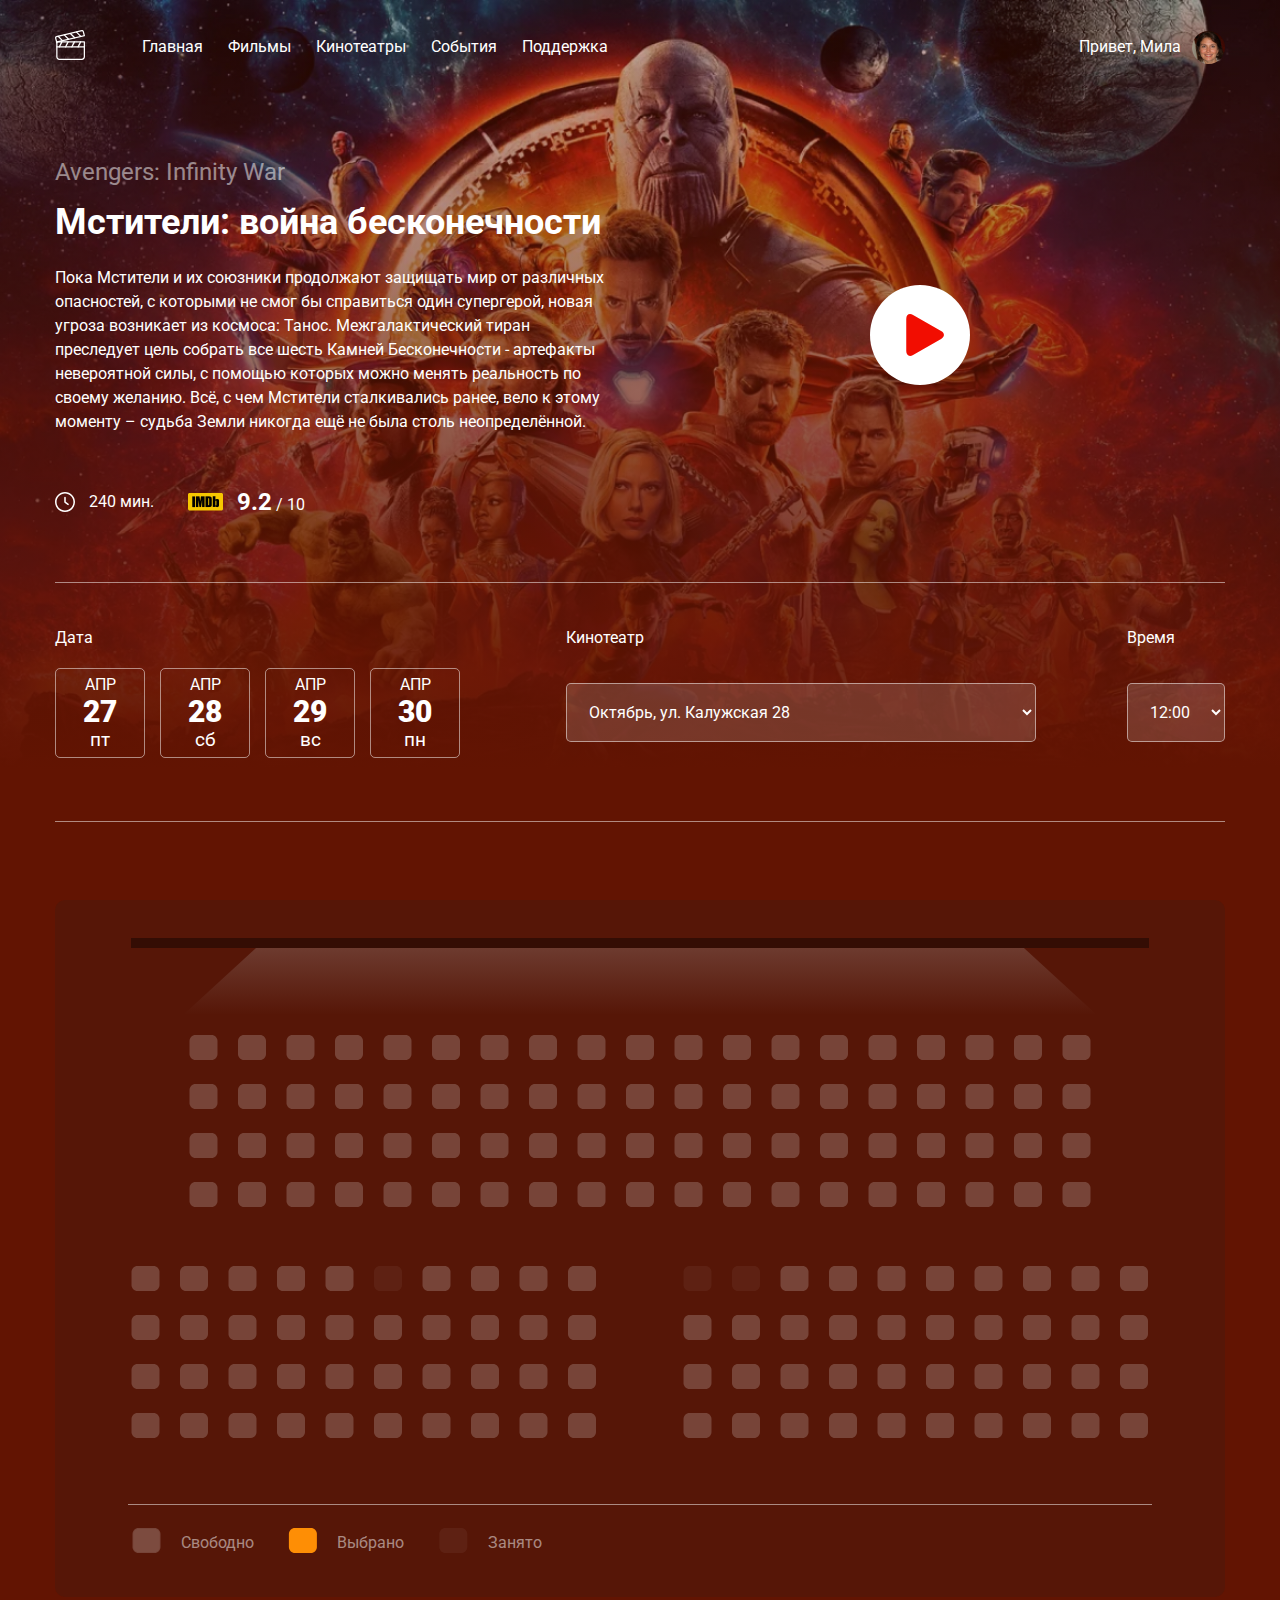
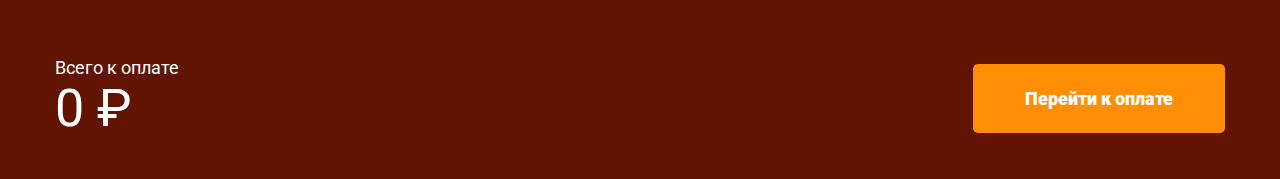
<file: index.html>
<!DOCTYPE html>
<html lang="ru">
	<head>
		<meta charset="UTF-8" />
		<meta http-equiv="X-UA-Compatible" content="IE=edge" />
		<meta name="viewport" content="width=device-width, initial-scale=1.0" />
		<title>Cinema Booking Website</title>
		<link rel="preconnect" href="https://fonts.googleapis.com" />
		<link rel="preconnect" href="https://fonts.gstatic.com" crossorigin />
		<link
			href="https://fonts.googleapis.com/css2?family=Roboto:wght@400;700&display=swap"
			rel="stylesheet"
		/>
		<link rel="stylesheet" href="css/normalize.css" />
		<link rel="stylesheet" href="css/style.css" />
	</head>
	<body>
		<header class="header">
			<div class="navbar container">
				<a href="/">
					<img src="img/logo.svg" alt="Cinema Booking" />
				</a>
				<nav class="nav">
					<ul class="menu">
						<li class="menu-item">
							<a href="#" class="menu-link">Главная</a>
						</li>
						<li class="menu-item">
							<a href="#" class="menu-link">Фильмы</a>
						</li>
						<li class="menu-item">
							<a href="#" class="menu-link">Кинотеатры</a>
						</li>
						<li class="menu-item">
							<a href="#" class="menu-link">События</a>
						</li>
						<li class="menu-item">
							<a href="#" class="menu-link">Поддержка</a>
						</li>
					</ul>
				</nav>
				<div class="user">
					<span class="">Привет, Мила</span>
					<img class="avatar" src="img/avatar.jpg" alt="Мила" />
				</div>
			</div>
			<!-- /.navbar -->
			<div class="film container">
				<div class="film-info">
					<small class="fim-title-small">Avengers: Infinity War</small>
					<h1 class="film-title">Мстители: война бесконечности</h1>
					<p class="film-description">
						Пока Мстители и их союзники продолжают защищать мир от различных
						опасностей, с которыми не смог бы справиться один супергерой, новая
						угроза возникает из космоса: Танос. Межгалактический тиран
						преследует цель собрать все шесть Камней Бесконечности - артефакты
						невероятной силы, с помощью которых можно менять реальность по
						своему желанию. Всё, с чем Мстители сталкивались ранее, вело к этому
						моменту – судьба Земли никогда ещё не была столь неопределённой.
					</p>
					<div class="film-details">
						<div class="time">
							<img src="img/clock.svg" alt="clock" class="time-icon" />
							<span class="time-counter">240 мин.</span>
						</div>
						<div class="rating">
							<img src="img/imdb.png" alt="imdb" class="rating-icon" />
							<span class="rating-counter">
								<strong class="rating-current">9.2</strong> / 10
							</span>
						</div>
					</div>
				</div>
				<!-- /.film-info -->
				<a href="#" class="film-trailer">
					<svg
						width="100"
						height="100"
						viewBox="0 0 100 100"
						fill="none"
						xmlns="http://www.w3.org/2000/svg"
					>
						<circle cx="50" cy="50" r="50" fill="white" />
						<g clip-path="url(#clip0)">
							<path
								d="M43.0758 30.0033C39.3071 27.8416 36.2518 29.6125 36.2518 33.9556V66.0059C36.2518 70.3533 39.3071 72.1219 43.0758 69.9623L71.0893 53.8967C74.8592 51.7342 74.8592 48.2306 71.0893 46.0686L43.0758 30.0033Z"
								fill="#F20D01"
							/>
						</g>
						<defs>
							<clipPath id="clip0">
								<rect
									width="41.8013"
									height="41.8013"
									fill="white"
									transform="translate(34.1837 29.0816)"
								/>
							</clipPath>
						</defs>
					</svg>
				</a>
				<!-- /.film-trailer -->
			</div>
			<!-- /.film -->
			<div class="session container">
				<div class="session-date">
					<span class="session-label">Дата</span>
					<div class="session-date-block">
						<div class="session-date-item">
							<span class="session-month">АПР</span
							><span class="session-day">27</span
							><span class="session-week">пт</span>
						</div>
						<div class="session-date-item">
							<span class="session-month">АПР</span
							><span class="session-day">28</span
							><span class="session-week">сб</span>
						</div>
						<div class="session-date-item">
							<span class="session-month">АПР</span
							><span class="session-day">29</span
							><span class="session-week">вс</span>
						</div>
						<div class="session-date-item">
							<span class="session-month">АПР</span
							><span class="session-day">30</span
							><span class="session-week">пн</span>
						</div>
					</div>
				</div>
				<!-- /.date -->
				<div class="session-cinema">
					<span class="session-label">Кинотеатр</span>
					<select class="select select-cinema" name="cinema">
						<option value="Октябрь, ул. Калужская 28">
							Октябрь, ул. Калужская 28
						</option>
						<option value="IMAX, ул. Ленина 12">IMAX, ул. Ленина 12</option>
						<option value="CinemaMall, ул. Хороводная 5">
							CinemaMall, ул. Хороводная 5
						</option>
					</select>
				</div>
				<!-- /.cinema -->
				<div class="session-time">
					<span class="session-label">Время</span>
					<select class="select" name="cinema">
						<option value="12:00">12:00</option>
						<option value="16:30">16:30</option>
						<option value="17:25">17:25</option>
					</select>
				</div>
				<!-- /.session-time -->
			</div>
			<!-- /.session -->
		</header>
		<div class="scheme container">
			<svg
				class="scheme-svg"
				width="1170"
				height="600"
				viewBox="0 0 1170 600"
				fill="none"
				xmlns="http://www.w3.org/2000/svg"
			>
				<path
					class="light"
					d="M128 115L201.04 48H968.96L1042 115H128Z"
					fill="url(#paint0_linear)"
				/>
				<line
					x1="76"
					y1="43"
					x2="1094"
					y2="43"
					stroke="black"
					stroke-opacity="0.39"
					stroke-width="10"
				/>
				<path
					d="M140.5 135C137.186 135 134.5 137.686 134.5 141V154C134.5 157.314 137.186 160 140.5 160H156.5C159.814 160 162.5 157.314 162.5 154V141C162.5 137.686 159.814 135 156.5 135H140.5Z"
				/>
				<path
					d="M189 135C185.686 135 183 137.686 183 141V154C183 157.314 185.686 160 189 160H205C208.314 160 211 157.314 211 154V141C211 137.686 208.314 135 205 135H189Z"
				/>
				<path
					d="M237.5 135C234.186 135 231.5 137.686 231.5 141V154C231.5 157.314 234.186 160 237.5 160H253.5C256.814 160 259.5 157.314 259.5 154V141C259.5 137.686 256.814 135 253.5 135H237.5Z"
				/>
				<path
					d="M286 135C282.686 135 280 137.686 280 141V154C280 157.314 282.686 160 286 160H302C305.314 160 308 157.314 308 154V141C308 137.686 305.314 135 302 135H286Z"
				/>
				<path
					d="M334.5 135C331.186 135 328.5 137.686 328.5 141V154C328.5 157.314 331.186 160 334.5 160H350.5C353.814 160 356.5 157.314 356.5 154V141C356.5 137.686 353.814 135 350.5 135H334.5Z"
				/>
				<path
					d="M383 135C379.686 135 377 137.686 377 141V154C377 157.314 379.686 160 383 160H399C402.314 160 405 157.314 405 154V141C405 137.686 402.314 135 399 135H383Z"
				/>
				<path
					d="M431.5 135C428.186 135 425.5 137.686 425.5 141V154C425.5 157.314 428.186 160 431.5 160H447.5C450.814 160 453.5 157.314 453.5 154V141C453.5 137.686 450.814 135 447.5 135H431.5Z"
				/>
				<path
					d="M480 135C476.686 135 474 137.686 474 141V154C474 157.314 476.686 160 480 160H496C499.314 160 502 157.314 502 154V141C502 137.686 499.314 135 496 135H480Z"
				/>
				<path
					d="M528.5 135C525.186 135 522.5 137.686 522.5 141V154C522.5 157.314 525.186 160 528.5 160H544.5C547.814 160 550.5 157.314 550.5 154V141C550.5 137.686 547.814 135 544.5 135H528.5Z"
				/>
				<path
					d="M577 135C573.686 135 571 137.686 571 141V154C571 157.314 573.686 160 577 160H593C596.314 160 599 157.314 599 154V141C599 137.686 596.314 135 593 135H577Z"
				/>
				<path
					d="M625.5 135C622.186 135 619.5 137.686 619.5 141V154C619.5 157.314 622.186 160 625.5 160H641.5C644.814 160 647.5 157.314 647.5 154V141C647.5 137.686 644.814 135 641.5 135H625.5Z"
				/>
				<path
					d="M674 135C670.686 135 668 137.686 668 141V154C668 157.314 670.686 160 674 160H690C693.314 160 696 157.314 696 154V141C696 137.686 693.314 135 690 135H674Z"
				/>
				<path
					d="M722.5 135C719.186 135 716.5 137.686 716.5 141V154C716.5 157.314 719.186 160 722.5 160H738.5C741.814 160 744.5 157.314 744.5 154V141C744.5 137.686 741.814 135 738.5 135H722.5Z"
				/>
				<path
					d="M771 135C767.686 135 765 137.686 765 141V154C765 157.314 767.686 160 771 160H787C790.314 160 793 157.314 793 154V141C793 137.686 790.314 135 787 135H771Z"
				/>
				<path
					d="M819.5 135C816.186 135 813.5 137.686 813.5 141V154C813.5 157.314 816.186 160 819.5 160H835.5C838.814 160 841.5 157.314 841.5 154V141C841.5 137.686 838.814 135 835.5 135H819.5Z"
				/>
				<path
					d="M868 135C864.686 135 862 137.686 862 141V154C862 157.314 864.686 160 868 160H884C887.314 160 890 157.314 890 154V141C890 137.686 887.314 135 884 135H868Z"
				/>
				<path
					d="M916.5 135C913.186 135 910.5 137.686 910.5 141V154C910.5 157.314 913.186 160 916.5 160H932.5C935.814 160 938.5 157.314 938.5 154V141C938.5 137.686 935.814 135 932.5 135H916.5Z"
				/>
				<path
					d="M965 135C961.686 135 959 137.686 959 141V154C959 157.314 961.686 160 965 160H981C984.314 160 987 157.314 987 154V141C987 137.686 984.314 135 981 135H965Z"
				/>
				<path
					d="M1013.5 135C1010.19 135 1007.5 137.686 1007.5 141V154C1007.5 157.314 1010.19 160 1013.5 160H1029.5C1032.81 160 1035.5 157.314 1035.5 154V141C1035.5 137.686 1032.81 135 1029.5 135H1013.5Z"
				/>
				<path
					d="M140.5 184C137.186 184 134.5 186.686 134.5 190V203C134.5 206.314 137.186 209 140.5 209H156.5C159.814 209 162.5 206.314 162.5 203V190C162.5 186.686 159.814 184 156.5 184H140.5Z"
				/>
				<path
					d="M189 184C185.686 184 183 186.686 183 190V203C183 206.314 185.686 209 189 209H205C208.314 209 211 206.314 211 203V190C211 186.686 208.314 184 205 184H189Z"
				/>
				<path
					d="M237.5 184C234.186 184 231.5 186.686 231.5 190V203C231.5 206.314 234.186 209 237.5 209H253.5C256.814 209 259.5 206.314 259.5 203V190C259.5 186.686 256.814 184 253.5 184H237.5Z"
				/>
				<path
					d="M286 184C282.686 184 280 186.686 280 190V203C280 206.314 282.686 209 286 209H302C305.314 209 308 206.314 308 203V190C308 186.686 305.314 184 302 184H286Z"
				/>
				<path
					d="M334.5 184C331.186 184 328.5 186.686 328.5 190V203C328.5 206.314 331.186 209 334.5 209H350.5C353.814 209 356.5 206.314 356.5 203V190C356.5 186.686 353.814 184 350.5 184H334.5Z"
				/>
				<path
					d="M383 184C379.686 184 377 186.686 377 190V203C377 206.314 379.686 209 383 209H399C402.314 209 405 206.314 405 203V190C405 186.686 402.314 184 399 184H383Z"
				/>
				<path
					d="M431.5 184C428.186 184 425.5 186.686 425.5 190V203C425.5 206.314 428.186 209 431.5 209H447.5C450.814 209 453.5 206.314 453.5 203V190C453.5 186.686 450.814 184 447.5 184H431.5Z"
				/>
				<path
					d="M480 184C476.686 184 474 186.686 474 190V203C474 206.314 476.686 209 480 209H496C499.314 209 502 206.314 502 203V190C502 186.686 499.314 184 496 184H480Z"
				/>
				<path
					d="M528.5 184C525.186 184 522.5 186.686 522.5 190V203C522.5 206.314 525.186 209 528.5 209H544.5C547.814 209 550.5 206.314 550.5 203V190C550.5 186.686 547.814 184 544.5 184H528.5Z"
				/>
				<path
					d="M577 184C573.686 184 571 186.686 571 190V203C571 206.314 573.686 209 577 209H593C596.314 209 599 206.314 599 203V190C599 186.686 596.314 184 593 184H577Z"
				/>
				<path
					d="M625.5 184C622.186 184 619.5 186.686 619.5 190V203C619.5 206.314 622.186 209 625.5 209H641.5C644.814 209 647.5 206.314 647.5 203V190C647.5 186.686 644.814 184 641.5 184H625.5Z"
				/>
				<path
					d="M674 184C670.686 184 668 186.686 668 190V203C668 206.314 670.686 209 674 209H690C693.314 209 696 206.314 696 203V190C696 186.686 693.314 184 690 184H674Z"
				/>
				<path
					d="M722.5 184C719.186 184 716.5 186.686 716.5 190V203C716.5 206.314 719.186 209 722.5 209H738.5C741.814 209 744.5 206.314 744.5 203V190C744.5 186.686 741.814 184 738.5 184H722.5Z"
				/>
				<path
					d="M771 184C767.686 184 765 186.686 765 190V203C765 206.314 767.686 209 771 209H787C790.314 209 793 206.314 793 203V190C793 186.686 790.314 184 787 184H771Z"
				/>
				<path
					d="M819.5 184C816.186 184 813.5 186.686 813.5 190V203C813.5 206.314 816.186 209 819.5 209H835.5C838.814 209 841.5 206.314 841.5 203V190C841.5 186.686 838.814 184 835.5 184H819.5Z"
				/>
				<path
					d="M868 184C864.686 184 862 186.686 862 190V203C862 206.314 864.686 209 868 209H884C887.314 209 890 206.314 890 203V190C890 186.686 887.314 184 884 184H868Z"
				/>
				<path
					d="M916.5 184C913.186 184 910.5 186.686 910.5 190V203C910.5 206.314 913.186 209 916.5 209H932.5C935.814 209 938.5 206.314 938.5 203V190C938.5 186.686 935.814 184 932.5 184H916.5Z"
				/>
				<path
					d="M965 184C961.686 184 959 186.686 959 190V203C959 206.314 961.686 209 965 209H981C984.314 209 987 206.314 987 203V190C987 186.686 984.314 184 981 184H965Z"
				/>
				<path
					d="M1013.5 184C1010.19 184 1007.5 186.686 1007.5 190V203C1007.5 206.314 1010.19 209 1013.5 209H1029.5C1032.81 209 1035.5 206.314 1035.5 203V190C1035.5 186.686 1032.81 184 1029.5 184H1013.5Z"
				/>
				<path
					d="M140.5 233C137.186 233 134.5 235.686 134.5 239V252C134.5 255.314 137.186 258 140.5 258H156.5C159.814 258 162.5 255.314 162.5 252V239C162.5 235.686 159.814 233 156.5 233H140.5Z"
				/>
				<path
					d="M189 233C185.686 233 183 235.686 183 239V252C183 255.314 185.686 258 189 258H205C208.314 258 211 255.314 211 252V239C211 235.686 208.314 233 205 233H189Z"
				/>
				<path
					d="M237.5 233C234.186 233 231.5 235.686 231.5 239V252C231.5 255.314 234.186 258 237.5 258H253.5C256.814 258 259.5 255.314 259.5 252V239C259.5 235.686 256.814 233 253.5 233H237.5Z"
				/>
				<path
					d="M286 233C282.686 233 280 235.686 280 239V252C280 255.314 282.686 258 286 258H302C305.314 258 308 255.314 308 252V239C308 235.686 305.314 233 302 233H286Z"
				/>
				<path
					d="M334.5 233C331.186 233 328.5 235.686 328.5 239V252C328.5 255.314 331.186 258 334.5 258H350.5C353.814 258 356.5 255.314 356.5 252V239C356.5 235.686 353.814 233 350.5 233H334.5Z"
				/>
				<path
					d="M383 233C379.686 233 377 235.686 377 239V252C377 255.314 379.686 258 383 258H399C402.314 258 405 255.314 405 252V239C405 235.686 402.314 233 399 233H383Z"
				/>
				<path
					d="M431.5 233C428.186 233 425.5 235.686 425.5 239V252C425.5 255.314 428.186 258 431.5 258H447.5C450.814 258 453.5 255.314 453.5 252V239C453.5 235.686 450.814 233 447.5 233H431.5Z"
				/>
				<path
					d="M480 233C476.686 233 474 235.686 474 239V252C474 255.314 476.686 258 480 258H496C499.314 258 502 255.314 502 252V239C502 235.686 499.314 233 496 233H480Z"
				/>
				<path
					d="M528.5 233C525.186 233 522.5 235.686 522.5 239V252C522.5 255.314 525.186 258 528.5 258H544.5C547.814 258 550.5 255.314 550.5 252V239C550.5 235.686 547.814 233 544.5 233H528.5Z"
				/>
				<path
					d="M577 233C573.686 233 571 235.686 571 239V252C571 255.314 573.686 258 577 258H593C596.314 258 599 255.314 599 252V239C599 235.686 596.314 233 593 233H577Z"
				/>
				<path
					d="M625.5 233C622.186 233 619.5 235.686 619.5 239V252C619.5 255.314 622.186 258 625.5 258H641.5C644.814 258 647.5 255.314 647.5 252V239C647.5 235.686 644.814 233 641.5 233H625.5Z"
				/>
				<path
					d="M674 233C670.686 233 668 235.686 668 239V252C668 255.314 670.686 258 674 258H690C693.314 258 696 255.314 696 252V239C696 235.686 693.314 233 690 233H674Z"
				/>
				<path
					d="M722.5 233C719.186 233 716.5 235.686 716.5 239V252C716.5 255.314 719.186 258 722.5 258H738.5C741.814 258 744.5 255.314 744.5 252V239C744.5 235.686 741.814 233 738.5 233H722.5Z"
				/>
				<path
					d="M771 233C767.686 233 765 235.686 765 239V252C765 255.314 767.686 258 771 258H787C790.314 258 793 255.314 793 252V239C793 235.686 790.314 233 787 233H771Z"
				/>
				<path
					d="M819.5 233C816.186 233 813.5 235.686 813.5 239V252C813.5 255.314 816.186 258 819.5 258H835.5C838.814 258 841.5 255.314 841.5 252V239C841.5 235.686 838.814 233 835.5 233H819.5Z"
				/>
				<path
					d="M868 233C864.686 233 862 235.686 862 239V252C862 255.314 864.686 258 868 258H884C887.314 258 890 255.314 890 252V239C890 235.686 887.314 233 884 233H868Z"
				/>
				<path
					d="M916.5 233C913.186 233 910.5 235.686 910.5 239V252C910.5 255.314 913.186 258 916.5 258H932.5C935.814 258 938.5 255.314 938.5 252V239C938.5 235.686 935.814 233 932.5 233H916.5Z"
				/>
				<path
					d="M965 233C961.686 233 959 235.686 959 239V252C959 255.314 961.686 258 965 258H981C984.314 258 987 255.314 987 252V239C987 235.686 984.314 233 981 233H965Z"
				/>
				<path
					d="M1013.5 233C1010.19 233 1007.5 235.686 1007.5 239V252C1007.5 255.314 1010.19 258 1013.5 258H1029.5C1032.81 258 1035.5 255.314 1035.5 252V239C1035.5 235.686 1032.81 233 1029.5 233H1013.5Z"
				/>
				<path
					d="M140.5 282C137.186 282 134.5 284.686 134.5 288V301C134.5 304.314 137.186 307 140.5 307H156.5C159.814 307 162.5 304.314 162.5 301V288C162.5 284.686 159.814 282 156.5 282H140.5Z"
				/>
				<path
					d="M189 282C185.686 282 183 284.686 183 288V301C183 304.314 185.686 307 189 307H205C208.314 307 211 304.314 211 301V288C211 284.686 208.314 282 205 282H189Z"
				/>
				<path
					d="M237.5 282C234.186 282 231.5 284.686 231.5 288V301C231.5 304.314 234.186 307 237.5 307H253.5C256.814 307 259.5 304.314 259.5 301V288C259.5 284.686 256.814 282 253.5 282H237.5Z"
				/>
				<path
					d="M286 282C282.686 282 280 284.686 280 288V301C280 304.314 282.686 307 286 307H302C305.314 307 308 304.314 308 301V288C308 284.686 305.314 282 302 282H286Z"
				/>
				<path
					d="M334.5 282C331.186 282 328.5 284.686 328.5 288V301C328.5 304.314 331.186 307 334.5 307H350.5C353.814 307 356.5 304.314 356.5 301V288C356.5 284.686 353.814 282 350.5 282H334.5Z"
				/>
				<path
					d="M383 282C379.686 282 377 284.686 377 288V301C377 304.314 379.686 307 383 307H399C402.314 307 405 304.314 405 301V288C405 284.686 402.314 282 399 282H383Z"
				/>
				<path
					d="M431.5 282C428.186 282 425.5 284.686 425.5 288V301C425.5 304.314 428.186 307 431.5 307H447.5C450.814 307 453.5 304.314 453.5 301V288C453.5 284.686 450.814 282 447.5 282H431.5Z"
				/>
				<path
					d="M480 282C476.686 282 474 284.686 474 288V301C474 304.314 476.686 307 480 307H496C499.314 307 502 304.314 502 301V288C502 284.686 499.314 282 496 282H480Z"
				/>
				<path
					d="M528.5 282C525.186 282 522.5 284.686 522.5 288V301C522.5 304.314 525.186 307 528.5 307H544.5C547.814 307 550.5 304.314 550.5 301V288C550.5 284.686 547.814 282 544.5 282H528.5Z"
				/>
				<path
					d="M577 282C573.686 282 571 284.686 571 288V301C571 304.314 573.686 307 577 307H593C596.314 307 599 304.314 599 301V288C599 284.686 596.314 282 593 282H577Z"
				/>
				<path
					d="M625.5 282C622.186 282 619.5 284.686 619.5 288V301C619.5 304.314 622.186 307 625.5 307H641.5C644.814 307 647.5 304.314 647.5 301V288C647.5 284.686 644.814 282 641.5 282H625.5Z"
				/>
				<path
					d="M674 282C670.686 282 668 284.686 668 288V301C668 304.314 670.686 307 674 307H690C693.314 307 696 304.314 696 301V288C696 284.686 693.314 282 690 282H674Z"
				/>
				<path
					d="M722.5 282C719.186 282 716.5 284.686 716.5 288V301C716.5 304.314 719.186 307 722.5 307H738.5C741.814 307 744.5 304.314 744.5 301V288C744.5 284.686 741.814 282 738.5 282H722.5Z"
				/>
				<path
					d="M771 282C767.686 282 765 284.686 765 288V301C765 304.314 767.686 307 771 307H787C790.314 307 793 304.314 793 301V288C793 284.686 790.314 282 787 282H771Z"
				/>
				<path
					d="M819.5 282C816.186 282 813.5 284.686 813.5 288V301C813.5 304.314 816.186 307 819.5 307H835.5C838.814 307 841.5 304.314 841.5 301V288C841.5 284.686 838.814 282 835.5 282H819.5Z"
				/>
				<path
					d="M868 282C864.686 282 862 284.686 862 288V301C862 304.314 864.686 307 868 307H884C887.314 307 890 304.314 890 301V288C890 284.686 887.314 282 884 282H868Z"
				/>
				<path
					d="M916.5 282C913.186 282 910.5 284.686 910.5 288V301C910.5 304.314 913.186 307 916.5 307H932.5C935.814 307 938.5 304.314 938.5 301V288C938.5 284.686 935.814 282 932.5 282H916.5Z"
				/>
				<path
					d="M965 282C961.686 282 959 284.686 959 288V301C959 304.314 961.686 307 965 307H981C984.314 307 987 304.314 987 301V288C987 284.686 984.314 282 981 282H965Z"
				/>
				<path
					d="M1013.5 282C1010.19 282 1007.5 284.686 1007.5 288V301C1007.5 304.314 1010.19 307 1013.5 307H1029.5C1032.81 307 1035.5 304.314 1035.5 301V288C1035.5 284.686 1032.81 282 1029.5 282H1013.5Z"
				/>
				<path
					d="M82.5 366C79.1863 366 76.5 368.686 76.5 372V385C76.5 388.314 79.1863 391 82.5 391H98.5C101.814 391 104.5 388.314 104.5 385V372C104.5 368.686 101.814 366 98.5 366H82.5Z"
				/>
				<path
					d="M131 366C127.686 366 125 368.686 125 372V385C125 388.314 127.686 391 131 391H147C150.314 391 153 388.314 153 385V372C153 368.686 150.314 366 147 366H131Z"
				/>
				<path
					d="M179.5 366C176.186 366 173.5 368.686 173.5 372V385C173.5 388.314 176.186 391 179.5 391H195.5C198.814 391 201.5 388.314 201.5 385V372C201.5 368.686 198.814 366 195.5 366H179.5Z"
				/>
				<path
					d="M228 366C224.686 366 222 368.686 222 372V385C222 388.314 224.686 391 228 391H244C247.314 391 250 388.314 250 385V372C250 368.686 247.314 366 244 366H228Z"
				/>
				<path
					d="M276.5 366C273.186 366 270.5 368.686 270.5 372V385C270.5 388.314 273.186 391 276.5 391H292.5C295.814 391 298.5 388.314 298.5 385V372C298.5 368.686 295.814 366 292.5 366H276.5Z"
				/>
				<path
					class="booked"
					d="M325 366C321.686 366 319 368.686 319 372V385C319 388.314 321.686 391 325 391H341C344.314 391 347 388.314 347 385V372C347 368.686 344.314 366 341 366H325Z"
				/>
				<path
					d="M373.5 366C370.186 366 367.5 368.686 367.5 372V385C367.5 388.314 370.186 391 373.5 391H389.5C392.814 391 395.5 388.314 395.5 385V372C395.5 368.686 392.814 366 389.5 366H373.5Z"
				/>
				<path
					d="M422 366C418.686 366 416 368.686 416 372V385C416 388.314 418.686 391 422 391H438C441.314 391 444 388.314 444 385V372C444 368.686 441.314 366 438 366H422Z"
				/>
				<path
					d="M470.5 366C467.186 366 464.5 368.686 464.5 372V385C464.5 388.314 467.186 391 470.5 391H486.5C489.814 391 492.5 388.314 492.5 385V372C492.5 368.686 489.814 366 486.5 366H470.5Z"
				/>
				<path
					d="M519 366C515.686 366 513 368.686 513 372V385C513 388.314 515.686 391 519 391H535C538.314 391 541 388.314 541 385V372C541 368.686 538.314 366 535 366H519Z"
				/>
				<path
					d="M82.5 415C79.1863 415 76.5 417.686 76.5 421V434C76.5 437.314 79.1863 440 82.5 440H98.5C101.814 440 104.5 437.314 104.5 434V421C104.5 417.686 101.814 415 98.5 415H82.5Z"
				/>
				<path
					d="M131 415C127.686 415 125 417.686 125 421V434C125 437.314 127.686 440 131 440H147C150.314 440 153 437.314 153 434V421C153 417.686 150.314 415 147 415H131Z"
				/>
				<path
					d="M179.5 415C176.186 415 173.5 417.686 173.5 421V434C173.5 437.314 176.186 440 179.5 440H195.5C198.814 440 201.5 437.314 201.5 434V421C201.5 417.686 198.814 415 195.5 415H179.5Z"
				/>
				<path
					d="M228 415C224.686 415 222 417.686 222 421V434C222 437.314 224.686 440 228 440H244C247.314 440 250 437.314 250 434V421C250 417.686 247.314 415 244 415H228Z"
				/>
				<path
					d="M276.5 415C273.186 415 270.5 417.686 270.5 421V434C270.5 437.314 273.186 440 276.5 440H292.5C295.814 440 298.5 437.314 298.5 434V421C298.5 417.686 295.814 415 292.5 415H276.5Z"
				/>
				<path
					d="M325 415C321.686 415 319 417.686 319 421V434C319 437.314 321.686 440 325 440H341C344.314 440 347 437.314 347 434V421C347 417.686 344.314 415 341 415H325Z"
				/>
				<path
					d="M373.5 415C370.186 415 367.5 417.686 367.5 421V434C367.5 437.314 370.186 440 373.5 440H389.5C392.814 440 395.5 437.314 395.5 434V421C395.5 417.686 392.814 415 389.5 415H373.5Z"
				/>
				<path
					d="M422 415C418.686 415 416 417.686 416 421V434C416 437.314 418.686 440 422 440H438C441.314 440 444 437.314 444 434V421C444 417.686 441.314 415 438 415H422Z"
				/>
				<path
					d="M470.5 415C467.186 415 464.5 417.686 464.5 421V434C464.5 437.314 467.186 440 470.5 440H486.5C489.814 440 492.5 437.314 492.5 434V421C492.5 417.686 489.814 415 486.5 415H470.5Z"
				/>
				<path
					d="M519 415C515.686 415 513 417.686 513 421V434C513 437.314 515.686 440 519 440H535C538.314 440 541 437.314 541 434V421C541 417.686 538.314 415 535 415H519Z"
				/>
				<path
					d="M82.5 464C79.1863 464 76.5 466.686 76.5 470V483C76.5 486.314 79.1863 489 82.5 489H98.5C101.814 489 104.5 486.314 104.5 483V470C104.5 466.686 101.814 464 98.5 464H82.5Z"
				/>
				<path
					d="M131 464C127.686 464 125 466.686 125 470V483C125 486.314 127.686 489 131 489H147C150.314 489 153 486.314 153 483V470C153 466.686 150.314 464 147 464H131Z"
				/>
				<path
					d="M179.5 464C176.186 464 173.5 466.686 173.5 470V483C173.5 486.314 176.186 489 179.5 489H195.5C198.814 489 201.5 486.314 201.5 483V470C201.5 466.686 198.814 464 195.5 464H179.5Z"
				/>
				<path
					d="M228 464C224.686 464 222 466.686 222 470V483C222 486.314 224.686 489 228 489H244C247.314 489 250 486.314 250 483V470C250 466.686 247.314 464 244 464H228Z"
				/>
				<path
					d="M276.5 464C273.186 464 270.5 466.686 270.5 470V483C270.5 486.314 273.186 489 276.5 489H292.5C295.814 489 298.5 486.314 298.5 483V470C298.5 466.686 295.814 464 292.5 464H276.5Z"
				/>
				<path
					d="M325 464C321.686 464 319 466.686 319 470V483C319 486.314 321.686 489 325 489H341C344.314 489 347 486.314 347 483V470C347 466.686 344.314 464 341 464H325Z"
				/>
				<path
					d="M373.5 464C370.186 464 367.5 466.686 367.5 470V483C367.5 486.314 370.186 489 373.5 489H389.5C392.814 489 395.5 486.314 395.5 483V470C395.5 466.686 392.814 464 389.5 464H373.5Z"
				/>
				<path
					d="M422 464C418.686 464 416 466.686 416 470V483C416 486.314 418.686 489 422 489H438C441.314 489 444 486.314 444 483V470C444 466.686 441.314 464 438 464H422Z"
				/>
				<path
					d="M470.5 464C467.186 464 464.5 466.686 464.5 470V483C464.5 486.314 467.186 489 470.5 489H486.5C489.814 489 492.5 486.314 492.5 483V470C492.5 466.686 489.814 464 486.5 464H470.5Z"
				/>
				<path
					d="M519 464C515.686 464 513 466.686 513 470V483C513 486.314 515.686 489 519 489H535C538.314 489 541 486.314 541 483V470C541 466.686 538.314 464 535 464H519Z"
				/>
				<path
					d="M82.5 513C79.1863 513 76.5 515.686 76.5 519V532C76.5 535.314 79.1863 538 82.5 538H98.5C101.814 538 104.5 535.314 104.5 532V519C104.5 515.686 101.814 513 98.5 513H82.5Z"
				/>
				<path
					d="M131 513C127.686 513 125 515.686 125 519V532C125 535.314 127.686 538 131 538H147C150.314 538 153 535.314 153 532V519C153 515.686 150.314 513 147 513H131Z"
				/>
				<path
					d="M179.5 513C176.186 513 173.5 515.686 173.5 519V532C173.5 535.314 176.186 538 179.5 538H195.5C198.814 538 201.5 535.314 201.5 532V519C201.5 515.686 198.814 513 195.5 513H179.5Z"
				/>
				<path
					d="M228 513C224.686 513 222 515.686 222 519V532C222 535.314 224.686 538 228 538H244C247.314 538 250 535.314 250 532V519C250 515.686 247.314 513 244 513H228Z"
				/>
				<path
					d="M276.5 513C273.186 513 270.5 515.686 270.5 519V532C270.5 535.314 273.186 538 276.5 538H292.5C295.814 538 298.5 535.314 298.5 532V519C298.5 515.686 295.814 513 292.5 513H276.5Z"
				/>
				<path
					d="M325 513C321.686 513 319 515.686 319 519V532C319 535.314 321.686 538 325 538H341C344.314 538 347 535.314 347 532V519C347 515.686 344.314 513 341 513H325Z"
				/>
				<path
					d="M373.5 513C370.186 513 367.5 515.686 367.5 519V532C367.5 535.314 370.186 538 373.5 538H389.5C392.814 538 395.5 535.314 395.5 532V519C395.5 515.686 392.814 513 389.5 513H373.5Z"
				/>
				<path
					d="M422 513C418.686 513 416 515.686 416 519V532C416 535.314 418.686 538 422 538H438C441.314 538 444 535.314 444 532V519C444 515.686 441.314 513 438 513H422Z"
				/>
				<path
					d="M470.5 513C467.186 513 464.5 515.686 464.5 519V532C464.5 535.314 467.186 538 470.5 538H486.5C489.814 538 492.5 535.314 492.5 532V519C492.5 515.686 489.814 513 486.5 513H470.5Z"
				/>
				<path
					d="M519 513C515.686 513 513 515.686 513 519V532C513 535.314 515.686 538 519 538H535C538.314 538 541 535.314 541 532V519C541 515.686 538.314 513 535 513H519Z"
				/>
				<path
					class="booked"
					d="M634.5 366C631.186 366 628.5 368.686 628.5 372V385C628.5 388.314 631.186 391 634.5 391H650.5C653.814 391 656.5 388.314 656.5 385V372C656.5 368.686 653.814 366 650.5 366H634.5Z"
				/>
				<path
					class="booked"
					d="M683 366C679.686 366 677 368.686 677 372V385C677 388.314 679.686 391 683 391H699C702.314 391 705 388.314 705 385V372C705 368.686 702.314 366 699 366H683Z"
				/>
				<path
					d="M731.5 366C728.186 366 725.5 368.686 725.5 372V385C725.5 388.314 728.186 391 731.5 391H747.5C750.814 391 753.5 388.314 753.5 385V372C753.5 368.686 750.814 366 747.5 366H731.5Z"
				/>
				<path
					d="M780 366C776.686 366 774 368.686 774 372V385C774 388.314 776.686 391 780 391H796C799.314 391 802 388.314 802 385V372C802 368.686 799.314 366 796 366H780Z"
				/>
				<path
					d="M828.5 366C825.186 366 822.5 368.686 822.5 372V385C822.5 388.314 825.186 391 828.5 391H844.5C847.814 391 850.5 388.314 850.5 385V372C850.5 368.686 847.814 366 844.5 366H828.5Z"
				/>
				<path
					d="M877 366C873.686 366 871 368.686 871 372V385C871 388.314 873.686 391 877 391H893C896.314 391 899 388.314 899 385V372C899 368.686 896.314 366 893 366H877Z"
				/>
				<path
					d="M925.5 366C922.186 366 919.5 368.686 919.5 372V385C919.5 388.314 922.186 391 925.5 391H941.5C944.814 391 947.5 388.314 947.5 385V372C947.5 368.686 944.814 366 941.5 366H925.5Z"
				/>
				<path
					d="M974 366C970.686 366 968 368.686 968 372V385C968 388.314 970.686 391 974 391H990C993.314 391 996 388.314 996 385V372C996 368.686 993.314 366 990 366H974Z"
				/>
				<path
					d="M1022.5 366C1019.19 366 1016.5 368.686 1016.5 372V385C1016.5 388.314 1019.19 391 1022.5 391H1038.5C1041.81 391 1044.5 388.314 1044.5 385V372C1044.5 368.686 1041.81 366 1038.5 366H1022.5Z"
				/>
				<path
					d="M1071 366C1067.69 366 1065 368.686 1065 372V385C1065 388.314 1067.69 391 1071 391H1087C1090.31 391 1093 388.314 1093 385V372C1093 368.686 1090.31 366 1087 366H1071Z"
				/>
				<path
					d="M634.5 415C631.186 415 628.5 417.686 628.5 421V434C628.5 437.314 631.186 440 634.5 440H650.5C653.814 440 656.5 437.314 656.5 434V421C656.5 417.686 653.814 415 650.5 415H634.5Z"
				/>
				<path
					d="M683 415C679.686 415 677 417.686 677 421V434C677 437.314 679.686 440 683 440H699C702.314 440 705 437.314 705 434V421C705 417.686 702.314 415 699 415H683Z"
				/>
				<path
					d="M731.5 415C728.186 415 725.5 417.686 725.5 421V434C725.5 437.314 728.186 440 731.5 440H747.5C750.814 440 753.5 437.314 753.5 434V421C753.5 417.686 750.814 415 747.5 415H731.5Z"
				/>
				<path
					d="M780 415C776.686 415 774 417.686 774 421V434C774 437.314 776.686 440 780 440H796C799.314 440 802 437.314 802 434V421C802 417.686 799.314 415 796 415H780Z"
				/>
				<path
					d="M828.5 415C825.186 415 822.5 417.686 822.5 421V434C822.5 437.314 825.186 440 828.5 440H844.5C847.814 440 850.5 437.314 850.5 434V421C850.5 417.686 847.814 415 844.5 415H828.5Z"
				/>
				<path
					d="M877 415C873.686 415 871 417.686 871 421V434C871 437.314 873.686 440 877 440H893C896.314 440 899 437.314 899 434V421C899 417.686 896.314 415 893 415H877Z"
				/>
				<path
					d="M925.5 415C922.186 415 919.5 417.686 919.5 421V434C919.5 437.314 922.186 440 925.5 440H941.5C944.814 440 947.5 437.314 947.5 434V421C947.5 417.686 944.814 415 941.5 415H925.5Z"
				/>
				<path
					d="M974 415C970.686 415 968 417.686 968 421V434C968 437.314 970.686 440 974 440H990C993.314 440 996 437.314 996 434V421C996 417.686 993.314 415 990 415H974Z"
				/>
				<path
					d="M1022.5 415C1019.19 415 1016.5 417.686 1016.5 421V434C1016.5 437.314 1019.19 440 1022.5 440H1038.5C1041.81 440 1044.5 437.314 1044.5 434V421C1044.5 417.686 1041.81 415 1038.5 415H1022.5Z"
				/>
				<path
					d="M1071 415C1067.69 415 1065 417.686 1065 421V434C1065 437.314 1067.69 440 1071 440H1087C1090.31 440 1093 437.314 1093 434V421C1093 417.686 1090.31 415 1087 415H1071Z"
				/>
				<path
					d="M634.5 464C631.186 464 628.5 466.686 628.5 470V483C628.5 486.314 631.186 489 634.5 489H650.5C653.814 489 656.5 486.314 656.5 483V470C656.5 466.686 653.814 464 650.5 464H634.5Z"
				/>
				<path
					d="M683 464C679.686 464 677 466.686 677 470V483C677 486.314 679.686 489 683 489H699C702.314 489 705 486.314 705 483V470C705 466.686 702.314 464 699 464H683Z"
				/>
				<path
					d="M731.5 464C728.186 464 725.5 466.686 725.5 470V483C725.5 486.314 728.186 489 731.5 489H747.5C750.814 489 753.5 486.314 753.5 483V470C753.5 466.686 750.814 464 747.5 464H731.5Z"
				/>
				<path
					d="M780 464C776.686 464 774 466.686 774 470V483C774 486.314 776.686 489 780 489H796C799.314 489 802 486.314 802 483V470C802 466.686 799.314 464 796 464H780Z"
				/>
				<path
					d="M828.5 464C825.186 464 822.5 466.686 822.5 470V483C822.5 486.314 825.186 489 828.5 489H844.5C847.814 489 850.5 486.314 850.5 483V470C850.5 466.686 847.814 464 844.5 464H828.5Z"
				/>
				<path
					d="M877 464C873.686 464 871 466.686 871 470V483C871 486.314 873.686 489 877 489H893C896.314 489 899 486.314 899 483V470C899 466.686 896.314 464 893 464H877Z"
				/>
				<path
					d="M925.5 464C922.186 464 919.5 466.686 919.5 470V483C919.5 486.314 922.186 489 925.5 489H941.5C944.814 489 947.5 486.314 947.5 483V470C947.5 466.686 944.814 464 941.5 464H925.5Z"
				/>
				<path
					d="M974 464C970.686 464 968 466.686 968 470V483C968 486.314 970.686 489 974 489H990C993.314 489 996 486.314 996 483V470C996 466.686 993.314 464 990 464H974Z"
				/>
				<path
					d="M1022.5 464C1019.19 464 1016.5 466.686 1016.5 470V483C1016.5 486.314 1019.19 489 1022.5 489H1038.5C1041.81 489 1044.5 486.314 1044.5 483V470C1044.5 466.686 1041.81 464 1038.5 464H1022.5Z"
				/>
				<path
					d="M1071 464C1067.69 464 1065 466.686 1065 470V483C1065 486.314 1067.69 489 1071 489H1087C1090.31 489 1093 486.314 1093 483V470C1093 466.686 1090.31 464 1087 464H1071Z"
				/>
				<path
					d="M634.5 513C631.186 513 628.5 515.686 628.5 519V532C628.5 535.314 631.186 538 634.5 538H650.5C653.814 538 656.5 535.314 656.5 532V519C656.5 515.686 653.814 513 650.5 513H634.5Z"
				/>
				<path
					d="M683 513C679.686 513 677 515.686 677 519V532C677 535.314 679.686 538 683 538H699C702.314 538 705 535.314 705 532V519C705 515.686 702.314 513 699 513H683Z"
				/>
				<path
					d="M731.5 513C728.186 513 725.5 515.686 725.5 519V532C725.5 535.314 728.186 538 731.5 538H747.5C750.814 538 753.5 535.314 753.5 532V519C753.5 515.686 750.814 513 747.5 513H731.5Z"
				/>
				<path
					d="M780 513C776.686 513 774 515.686 774 519V532C774 535.314 776.686 538 780 538H796C799.314 538 802 535.314 802 532V519C802 515.686 799.314 513 796 513H780Z"
				/>
				<path
					d="M828.5 513C825.186 513 822.5 515.686 822.5 519V532C822.5 535.314 825.186 538 828.5 538H844.5C847.814 538 850.5 535.314 850.5 532V519C850.5 515.686 847.814 513 844.5 513H828.5Z"
				/>
				<path
					d="M877 513C873.686 513 871 515.686 871 519V532C871 535.314 873.686 538 877 538H893C896.314 538 899 535.314 899 532V519C899 515.686 896.314 513 893 513H877Z"
				/>
				<path
					d="M925.5 513C922.186 513 919.5 515.686 919.5 519V532C919.5 535.314 922.186 538 925.5 538H941.5C944.814 538 947.5 535.314 947.5 532V519C947.5 515.686 944.814 513 941.5 513H925.5Z"
				/>
				<path
					d="M974 513C970.686 513 968 515.686 968 519V532C968 535.314 970.686 538 974 538H990C993.314 538 996 535.314 996 532V519C996 515.686 993.314 513 990 513H974Z"
				/>
				<path
					d="M1022.5 513C1019.19 513 1016.5 515.686 1016.5 519V532C1016.5 535.314 1019.19 538 1022.5 538H1038.5C1041.81 538 1044.5 535.314 1044.5 532V519C1044.5 515.686 1041.81 513 1038.5 513H1022.5Z"
				/>
				<path
					d="M1071 513C1067.69 513 1065 515.686 1065 519V532C1065 535.314 1067.69 538 1071 538H1087C1090.31 538 1093 535.314 1093 532V519C1093 515.686 1090.31 513 1087 513H1071Z"
				/>
				<defs>
					<linearGradient
						id="paint0_linear"
						x1="585"
						y1="48"
						x2="585"
						y2="115"
						gradientUnits="userSpaceOnUse"
					>
						<stop stop-color="#C4C4C4" stop-opacity="0.21" />
						<stop offset="1" stop-color="#C4C4C4" stop-opacity="0" />
					</linearGradient>
				</defs>
			</svg>
			<div class="legend">
				<div class="legend-free legend-label">
					<svg
						width="38"
						height="32"
						viewBox="0 0 38 32"
						fill="none"
						xmlns="http://www.w3.org/2000/svg"
					>
						<path
							d="M5.5 7C5.5 4.23858 7.73858 2 10.5 2H26.5C29.2614 2 31.5 4.23858 31.5 7V20C31.5 22.7614 29.2614 25 26.5 25H10.5C7.73858 25 5.5 22.7614 5.5 20V7Z"
							fill="white"
							fill-opacity="0.2"
						/>
						<path
							d="M10.5 1C7.18629 1 4.5 3.68629 4.5 7V20C4.5 23.3137 7.18629 26 10.5 26H26.5C29.8137 26 32.5 23.3137 32.5 20V7C32.5 3.68629 29.8137 1 26.5 1H10.5Z"
						/>
					</svg>
					<span class="legend-free">Свободно</span>
				</div>
				<!-- /.legend-free -->
				<div class="legend-active legend-label">
					<svg
						width="38"
						height="32"
						viewBox="0 0 38 32"
						fill="none"
						xmlns="http://www.w3.org/2000/svg"
					>
						<path
							class="active"
							d="M10.8906 1C7.57692 1 4.89062 3.68629 4.89062 7V20C4.89062 23.3137 7.57692 26 10.8906 26H26.8906C30.2043 26 32.8906 23.3137 32.8906 20V7C32.8906 3.68629 30.2043 1 26.8906 1H10.8906Z"
						/>
					</svg>
					<span class="legend-active">Выбрано</span>
				</div>
				<!-- /.legend-active -->
				<div class="legend-booked legend-label">
					<svg
						width="39"
						height="32"
						viewBox="0 0 39 32"
						fill="none"
						xmlns="http://www.w3.org/2000/svg"
					>
						<path
							class="booked"
							d="M11.3125 1C7.99879 1 5.3125 3.68629 5.3125 7V20C5.3125 23.3137 7.99879 26 11.3125 26H27.3125C30.6262 26 33.3125 23.3137 33.3125 20V7C33.3125 3.68629 30.6262 1 27.3125 1H11.3125Z"
						/>
					</svg>
					<span class="legend-booked">Занято</span>
				</div>
				<!-- /.legend-booked -->
			</div>
		</div>
		<!-- /.scheme -->
		<div class="price container">
			<div class="price-tag">
				<span class="price-label">Всего к оплате</span>
				<span class="price-total">0</span>
				<span class="ruble">₽</span>
			</div>
			<!-- /.price-tag -->
			<a href="#" class="button button-pay">Перейти к оплате</a>
		</div>
		<script src="js/scripts.js"></script>
	</body>
</html>
</file>
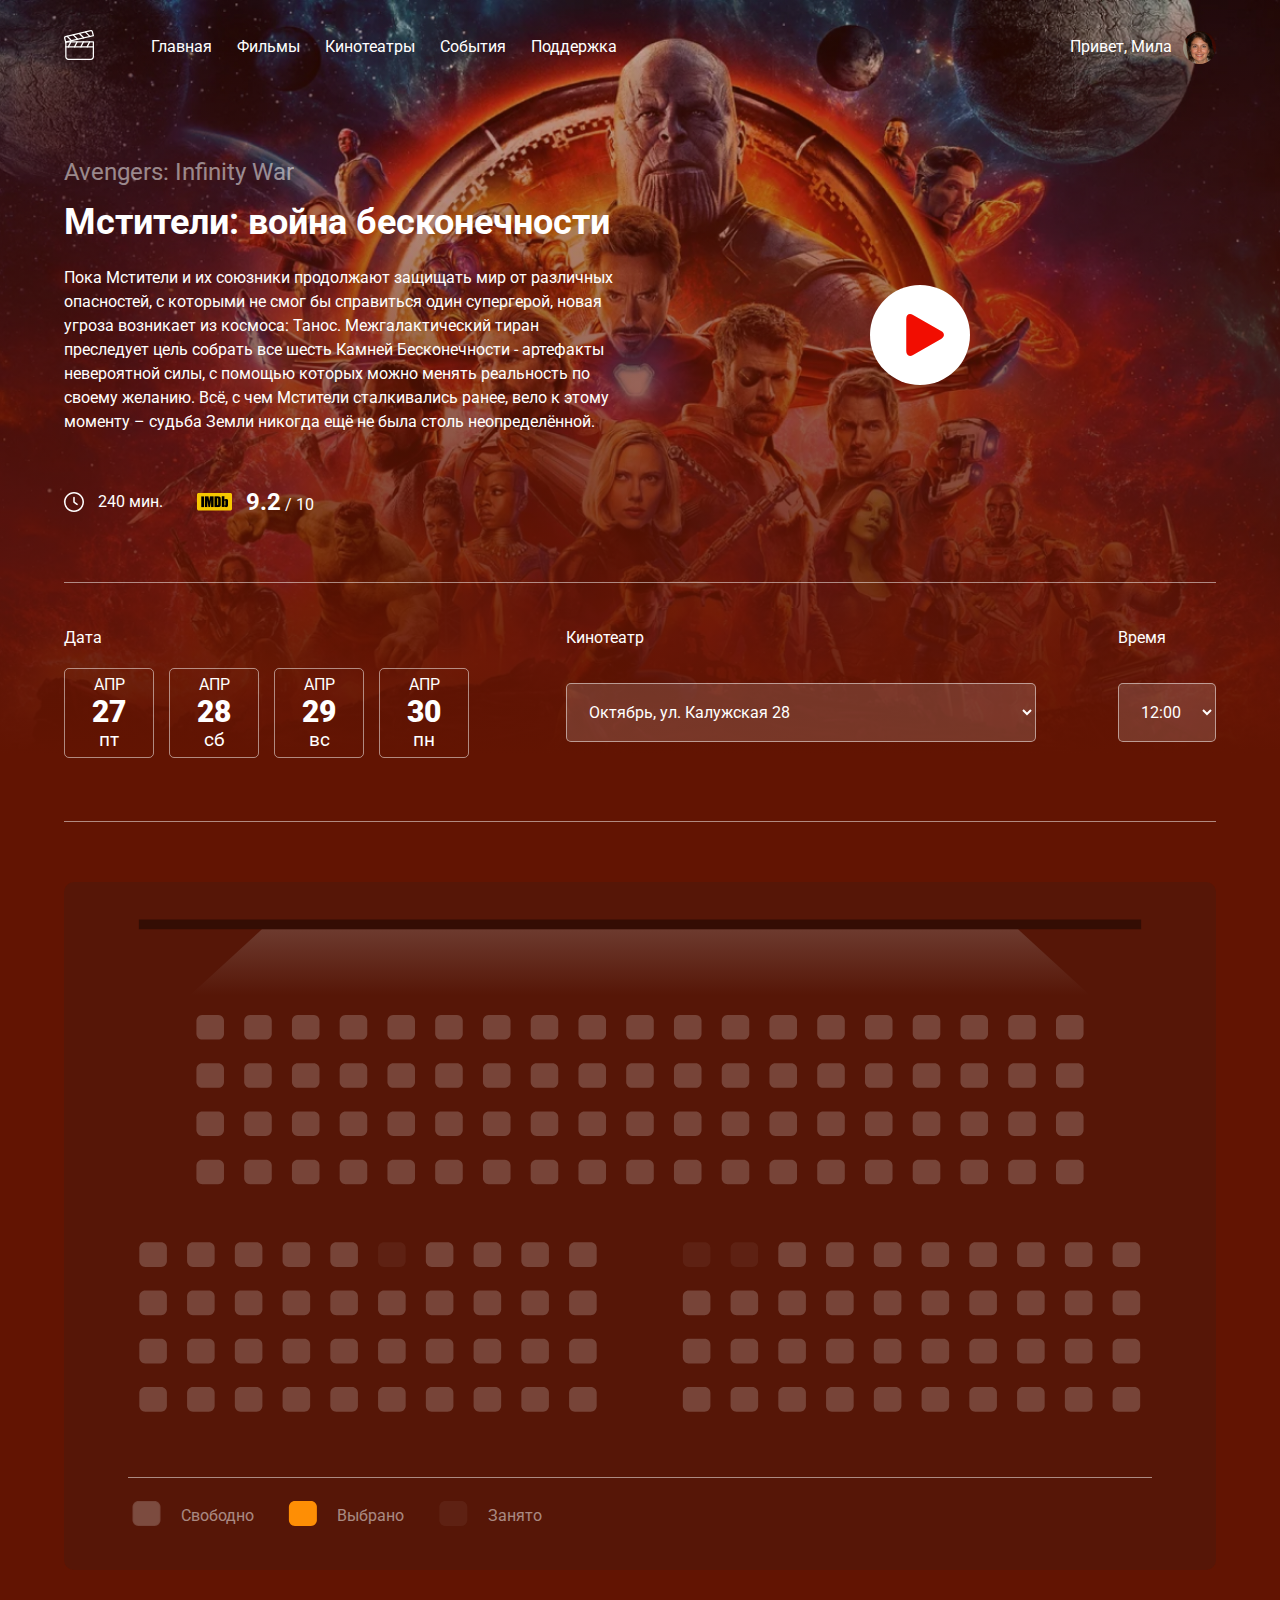
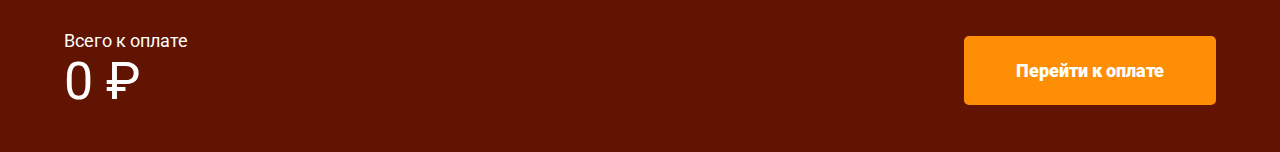
<file: Cinema Booking Website/index.html>
<!DOCTYPE html>
<html lang="ru">
	<head>
		<meta charset="UTF-8" />
		<meta http-equiv="X-UA-Compatible" content="IE=edge" />
		<meta name="viewport" content="width=device-width, initial-scale=1.0" />
		<title>Cinema Booking Website</title>
		<link rel="preconnect" href="https://fonts.googleapis.com" />
		<link rel="preconnect" href="https://fonts.gstatic.com" crossorigin />
		<link
			href="https://fonts.googleapis.com/css2?family=Roboto:wght@400;700&display=swap"
			rel="stylesheet"
		/>
		<link rel="stylesheet" href="css/normalize.css" />
		<link
			rel="stylesheet"
			href="https://cdn.jsdelivr.net/npm/@fancyapps/ui@4.0/dist/fancybox.css"
		/>
		<link rel="stylesheet" href="css/style.css" />
	</head>
	<body>
		<header class="header">
			<div class="navbar container">
				<a href="/">
					<img src="img/logo.svg" alt="Cinema Booking" />
				</a>
				<nav class="nav">
					<button class="m-menu">
						<svg
							width="15"
							height="9"
							viewBox="0 0 15 9"
							fill="none"
							xmlns="http://www.w3.org/2000/svg"
						>
							<line y1="0.5" x2="15" y2="0.5" stroke="white" />
							<line y1="4.5" x2="15" y2="4.5" stroke="white" />
							<line y1="8.5" x2="15" y2="8.5" stroke="white" />
						</svg>
					</button>
					<ul class="menu">
						<li class="menu-item">
							<a href="#" class="menu-link">Главная</a>
						</li>
						<li class="menu-item">
							<a href="#" class="menu-link">Фильмы</a>
						</li>
						<li class="menu-item">
							<a href="#" class="menu-link">Кинотеатры</a>
						</li>
						<li class="menu-item">
							<a href="#" class="menu-link">События</a>
						</li>
						<li class="menu-item">
							<a href="#" class="menu-link">Поддержка</a>
						</li>
					</ul>
				</nav>
				<div class="user">
					<span class="">Привет, Мила</span>
					<img class="avatar" src="img/avatar.jpg" alt="Мила" />
				</div>
			</div>
			<!-- /.navbar -->
			<div class="film container">
				<div class="film-info">
					<small class="fim-title-small">Avengers: Infinity War</small>
					<h1 class="film-title">Мстители: война бесконечности</h1>
					<p class="film-description">
						Пока Мстители и их союзники продолжают защищать мир от различных
						опасностей, с которыми не смог бы справиться один супергерой, новая
						угроза возникает из космоса: Танос. Межгалактический тиран
						преследует цель собрать все шесть Камней Бесконечности - артефакты
						невероятной силы, с помощью которых можно менять реальность по
						своему желанию. Всё, с чем Мстители сталкивались ранее, вело к этому
						моменту – судьба Земли никогда ещё не была столь неопределённой.
					</p>
					<div class="film-details">
						<div class="time">
							<img src="img/clock.svg" alt="clock" class="time-icon" />
							<span class="time-counter">240 мин.</span>
						</div>
						<div class="rating">
							<img src="img/imdb.png" alt="imdb" class="rating-icon" />
							<span class="rating-counter">
								<strong class="rating-current">9.2</strong> / 10
							</span>
						</div>
					</div>
				</div>
				<!-- /.film-info -->
				<a
					data-fancybox="video-gallery"
					data-src="https://www.youtube.com/watch?v=z2X2HaTvkl8"
					href="#"
					class="film-trailer"
				>
					<svg
						width="100"
						height="100"
						viewBox="0 0 100 100"
						fill="none"
						xmlns="http://www.w3.org/2000/svg"
					>
						<circle cx="50" cy="50" r="50" fill="white" />
						<g clip-path="url(#clip0)">
							<path
								d="M43.0758 30.0033C39.3071 27.8416 36.2518 29.6125 36.2518 33.9556V66.0059C36.2518 70.3533 39.3071 72.1219 43.0758 69.9623L71.0893 53.8967C74.8592 51.7342 74.8592 48.2306 71.0893 46.0686L43.0758 30.0033Z"
								fill="#F20D01"
							/>
						</g>
						<defs>
							<clipPath id="clip0">
								<rect
									width="41.8013"
									height="41.8013"
									fill="white"
									transform="translate(34.1837 29.0816)"
								/>
							</clipPath>
						</defs>
					</svg>
				</a>
				<!-- /.film-trailer -->
			</div>
			<!-- /.film -->
			<div class="session container">
				<div class="session-date">
					<span class="session-label">Дата</span>
					<div class="session-date-block">
						<div class="session-date-item">
							<span class="session-month">АПР</span
							><span class="session-day">27</span
							><span class="session-week">пт</span>
						</div>
						<div class="session-date-item">
							<span class="session-month">АПР</span
							><span class="session-day">28</span
							><span class="session-week">сб</span>
						</div>
						<div class="session-date-item">
							<span class="session-month">АПР</span
							><span class="session-day">29</span
							><span class="session-week">вс</span>
						</div>
						<div class="session-date-item">
							<span class="session-month">АПР</span
							><span class="session-day">30</span
							><span class="session-week">пн</span>
						</div>
					</div>
				</div>
				<!-- /.date -->
				<div class="session-cinema">
					<span class="session-label">Кинотеатр</span>
					<select class="select select-cinema" name="cinema">
						<option value="Октябрь, ул. Калужская 28">
							Октябрь, ул. Калужская 28
						</option>
						<option value="IMAX, ул. Ленина 12">IMAX, ул. Ленина 12</option>
						<option value="CinemaMall, ул. Хороводная 5">
							CinemaMall, ул. Хороводная 5
						</option>
					</select>
				</div>
				<!-- /.cinema -->
				<div class="session-time">
					<span class="session-label">Время</span>
					<select class="select" name="cinema">
						<option value="12:00">12:00</option>
						<option value="16:30">16:30</option>
						<option value="17:25">17:25</option>
					</select>
				</div>
				<!-- /.session-time -->
			</div>
			<!-- /.session -->
		</header>
		<div class="scheme container">
			<svg
				class="scheme-svg"
				viewBox="0 0 1170 600"
				fill="none"
				xmlns="http://www.w3.org/2000/svg"
			>
				<path
					class="light"
					d="M128 115L201.04 48H968.96L1042 115H128Z"
					fill="url(#paint0_linear)"
				/>
				<line
					x1="76"
					y1="43"
					x2="1094"
					y2="43"
					stroke="black"
					stroke-opacity="0.39"
					stroke-width="10"
				/>
				<path
					d="M140.5 135C137.186 135 134.5 137.686 134.5 141V154C134.5 157.314 137.186 160 140.5 160H156.5C159.814 160 162.5 157.314 162.5 154V141C162.5 137.686 159.814 135 156.5 135H140.5Z"
				/>
				<path
					d="M189 135C185.686 135 183 137.686 183 141V154C183 157.314 185.686 160 189 160H205C208.314 160 211 157.314 211 154V141C211 137.686 208.314 135 205 135H189Z"
				/>
				<path
					d="M237.5 135C234.186 135 231.5 137.686 231.5 141V154C231.5 157.314 234.186 160 237.5 160H253.5C256.814 160 259.5 157.314 259.5 154V141C259.5 137.686 256.814 135 253.5 135H237.5Z"
				/>
				<path
					d="M286 135C282.686 135 280 137.686 280 141V154C280 157.314 282.686 160 286 160H302C305.314 160 308 157.314 308 154V141C308 137.686 305.314 135 302 135H286Z"
				/>
				<path
					d="M334.5 135C331.186 135 328.5 137.686 328.5 141V154C328.5 157.314 331.186 160 334.5 160H350.5C353.814 160 356.5 157.314 356.5 154V141C356.5 137.686 353.814 135 350.5 135H334.5Z"
				/>
				<path
					d="M383 135C379.686 135 377 137.686 377 141V154C377 157.314 379.686 160 383 160H399C402.314 160 405 157.314 405 154V141C405 137.686 402.314 135 399 135H383Z"
				/>
				<path
					d="M431.5 135C428.186 135 425.5 137.686 425.5 141V154C425.5 157.314 428.186 160 431.5 160H447.5C450.814 160 453.5 157.314 453.5 154V141C453.5 137.686 450.814 135 447.5 135H431.5Z"
				/>
				<path
					d="M480 135C476.686 135 474 137.686 474 141V154C474 157.314 476.686 160 480 160H496C499.314 160 502 157.314 502 154V141C502 137.686 499.314 135 496 135H480Z"
				/>
				<path
					d="M528.5 135C525.186 135 522.5 137.686 522.5 141V154C522.5 157.314 525.186 160 528.5 160H544.5C547.814 160 550.5 157.314 550.5 154V141C550.5 137.686 547.814 135 544.5 135H528.5Z"
				/>
				<path
					d="M577 135C573.686 135 571 137.686 571 141V154C571 157.314 573.686 160 577 160H593C596.314 160 599 157.314 599 154V141C599 137.686 596.314 135 593 135H577Z"
				/>
				<path
					d="M625.5 135C622.186 135 619.5 137.686 619.5 141V154C619.5 157.314 622.186 160 625.5 160H641.5C644.814 160 647.5 157.314 647.5 154V141C647.5 137.686 644.814 135 641.5 135H625.5Z"
				/>
				<path
					d="M674 135C670.686 135 668 137.686 668 141V154C668 157.314 670.686 160 674 160H690C693.314 160 696 157.314 696 154V141C696 137.686 693.314 135 690 135H674Z"
				/>
				<path
					d="M722.5 135C719.186 135 716.5 137.686 716.5 141V154C716.5 157.314 719.186 160 722.5 160H738.5C741.814 160 744.5 157.314 744.5 154V141C744.5 137.686 741.814 135 738.5 135H722.5Z"
				/>
				<path
					d="M771 135C767.686 135 765 137.686 765 141V154C765 157.314 767.686 160 771 160H787C790.314 160 793 157.314 793 154V141C793 137.686 790.314 135 787 135H771Z"
				/>
				<path
					d="M819.5 135C816.186 135 813.5 137.686 813.5 141V154C813.5 157.314 816.186 160 819.5 160H835.5C838.814 160 841.5 157.314 841.5 154V141C841.5 137.686 838.814 135 835.5 135H819.5Z"
				/>
				<path
					d="M868 135C864.686 135 862 137.686 862 141V154C862 157.314 864.686 160 868 160H884C887.314 160 890 157.314 890 154V141C890 137.686 887.314 135 884 135H868Z"
				/>
				<path
					d="M916.5 135C913.186 135 910.5 137.686 910.5 141V154C910.5 157.314 913.186 160 916.5 160H932.5C935.814 160 938.5 157.314 938.5 154V141C938.5 137.686 935.814 135 932.5 135H916.5Z"
				/>
				<path
					d="M965 135C961.686 135 959 137.686 959 141V154C959 157.314 961.686 160 965 160H981C984.314 160 987 157.314 987 154V141C987 137.686 984.314 135 981 135H965Z"
				/>
				<path
					d="M1013.5 135C1010.19 135 1007.5 137.686 1007.5 141V154C1007.5 157.314 1010.19 160 1013.5 160H1029.5C1032.81 160 1035.5 157.314 1035.5 154V141C1035.5 137.686 1032.81 135 1029.5 135H1013.5Z"
				/>
				<path
					d="M140.5 184C137.186 184 134.5 186.686 134.5 190V203C134.5 206.314 137.186 209 140.5 209H156.5C159.814 209 162.5 206.314 162.5 203V190C162.5 186.686 159.814 184 156.5 184H140.5Z"
				/>
				<path
					d="M189 184C185.686 184 183 186.686 183 190V203C183 206.314 185.686 209 189 209H205C208.314 209 211 206.314 211 203V190C211 186.686 208.314 184 205 184H189Z"
				/>
				<path
					d="M237.5 184C234.186 184 231.5 186.686 231.5 190V203C231.5 206.314 234.186 209 237.5 209H253.5C256.814 209 259.5 206.314 259.5 203V190C259.5 186.686 256.814 184 253.5 184H237.5Z"
				/>
				<path
					d="M286 184C282.686 184 280 186.686 280 190V203C280 206.314 282.686 209 286 209H302C305.314 209 308 206.314 308 203V190C308 186.686 305.314 184 302 184H286Z"
				/>
				<path
					d="M334.5 184C331.186 184 328.5 186.686 328.5 190V203C328.5 206.314 331.186 209 334.5 209H350.5C353.814 209 356.5 206.314 356.5 203V190C356.5 186.686 353.814 184 350.5 184H334.5Z"
				/>
				<path
					d="M383 184C379.686 184 377 186.686 377 190V203C377 206.314 379.686 209 383 209H399C402.314 209 405 206.314 405 203V190C405 186.686 402.314 184 399 184H383Z"
				/>
				<path
					d="M431.5 184C428.186 184 425.5 186.686 425.5 190V203C425.5 206.314 428.186 209 431.5 209H447.5C450.814 209 453.5 206.314 453.5 203V190C453.5 186.686 450.814 184 447.5 184H431.5Z"
				/>
				<path
					d="M480 184C476.686 184 474 186.686 474 190V203C474 206.314 476.686 209 480 209H496C499.314 209 502 206.314 502 203V190C502 186.686 499.314 184 496 184H480Z"
				/>
				<path
					d="M528.5 184C525.186 184 522.5 186.686 522.5 190V203C522.5 206.314 525.186 209 528.5 209H544.5C547.814 209 550.5 206.314 550.5 203V190C550.5 186.686 547.814 184 544.5 184H528.5Z"
				/>
				<path
					d="M577 184C573.686 184 571 186.686 571 190V203C571 206.314 573.686 209 577 209H593C596.314 209 599 206.314 599 203V190C599 186.686 596.314 184 593 184H577Z"
				/>
				<path
					d="M625.5 184C622.186 184 619.5 186.686 619.5 190V203C619.5 206.314 622.186 209 625.5 209H641.5C644.814 209 647.5 206.314 647.5 203V190C647.5 186.686 644.814 184 641.5 184H625.5Z"
				/>
				<path
					d="M674 184C670.686 184 668 186.686 668 190V203C668 206.314 670.686 209 674 209H690C693.314 209 696 206.314 696 203V190C696 186.686 693.314 184 690 184H674Z"
				/>
				<path
					d="M722.5 184C719.186 184 716.5 186.686 716.5 190V203C716.5 206.314 719.186 209 722.5 209H738.5C741.814 209 744.5 206.314 744.5 203V190C744.5 186.686 741.814 184 738.5 184H722.5Z"
				/>
				<path
					d="M771 184C767.686 184 765 186.686 765 190V203C765 206.314 767.686 209 771 209H787C790.314 209 793 206.314 793 203V190C793 186.686 790.314 184 787 184H771Z"
				/>
				<path
					d="M819.5 184C816.186 184 813.5 186.686 813.5 190V203C813.5 206.314 816.186 209 819.5 209H835.5C838.814 209 841.5 206.314 841.5 203V190C841.5 186.686 838.814 184 835.5 184H819.5Z"
				/>
				<path
					d="M868 184C864.686 184 862 186.686 862 190V203C862 206.314 864.686 209 868 209H884C887.314 209 890 206.314 890 203V190C890 186.686 887.314 184 884 184H868Z"
				/>
				<path
					d="M916.5 184C913.186 184 910.5 186.686 910.5 190V203C910.5 206.314 913.186 209 916.5 209H932.5C935.814 209 938.5 206.314 938.5 203V190C938.5 186.686 935.814 184 932.5 184H916.5Z"
				/>
				<path
					d="M965 184C961.686 184 959 186.686 959 190V203C959 206.314 961.686 209 965 209H981C984.314 209 987 206.314 987 203V190C987 186.686 984.314 184 981 184H965Z"
				/>
				<path
					d="M1013.5 184C1010.19 184 1007.5 186.686 1007.5 190V203C1007.5 206.314 1010.19 209 1013.5 209H1029.5C1032.81 209 1035.5 206.314 1035.5 203V190C1035.5 186.686 1032.81 184 1029.5 184H1013.5Z"
				/>
				<path
					d="M140.5 233C137.186 233 134.5 235.686 134.5 239V252C134.5 255.314 137.186 258 140.5 258H156.5C159.814 258 162.5 255.314 162.5 252V239C162.5 235.686 159.814 233 156.5 233H140.5Z"
				/>
				<path
					d="M189 233C185.686 233 183 235.686 183 239V252C183 255.314 185.686 258 189 258H205C208.314 258 211 255.314 211 252V239C211 235.686 208.314 233 205 233H189Z"
				/>
				<path
					d="M237.5 233C234.186 233 231.5 235.686 231.5 239V252C231.5 255.314 234.186 258 237.5 258H253.5C256.814 258 259.5 255.314 259.5 252V239C259.5 235.686 256.814 233 253.5 233H237.5Z"
				/>
				<path
					d="M286 233C282.686 233 280 235.686 280 239V252C280 255.314 282.686 258 286 258H302C305.314 258 308 255.314 308 252V239C308 235.686 305.314 233 302 233H286Z"
				/>
				<path
					d="M334.5 233C331.186 233 328.5 235.686 328.5 239V252C328.5 255.314 331.186 258 334.5 258H350.5C353.814 258 356.5 255.314 356.5 252V239C356.5 235.686 353.814 233 350.5 233H334.5Z"
				/>
				<path
					d="M383 233C379.686 233 377 235.686 377 239V252C377 255.314 379.686 258 383 258H399C402.314 258 405 255.314 405 252V239C405 235.686 402.314 233 399 233H383Z"
				/>
				<path
					d="M431.5 233C428.186 233 425.5 235.686 425.5 239V252C425.5 255.314 428.186 258 431.5 258H447.5C450.814 258 453.5 255.314 453.5 252V239C453.5 235.686 450.814 233 447.5 233H431.5Z"
				/>
				<path
					d="M480 233C476.686 233 474 235.686 474 239V252C474 255.314 476.686 258 480 258H496C499.314 258 502 255.314 502 252V239C502 235.686 499.314 233 496 233H480Z"
				/>
				<path
					d="M528.5 233C525.186 233 522.5 235.686 522.5 239V252C522.5 255.314 525.186 258 528.5 258H544.5C547.814 258 550.5 255.314 550.5 252V239C550.5 235.686 547.814 233 544.5 233H528.5Z"
				/>
				<path
					d="M577 233C573.686 233 571 235.686 571 239V252C571 255.314 573.686 258 577 258H593C596.314 258 599 255.314 599 252V239C599 235.686 596.314 233 593 233H577Z"
				/>
				<path
					d="M625.5 233C622.186 233 619.5 235.686 619.5 239V252C619.5 255.314 622.186 258 625.5 258H641.5C644.814 258 647.5 255.314 647.5 252V239C647.5 235.686 644.814 233 641.5 233H625.5Z"
				/>
				<path
					d="M674 233C670.686 233 668 235.686 668 239V252C668 255.314 670.686 258 674 258H690C693.314 258 696 255.314 696 252V239C696 235.686 693.314 233 690 233H674Z"
				/>
				<path
					d="M722.5 233C719.186 233 716.5 235.686 716.5 239V252C716.5 255.314 719.186 258 722.5 258H738.5C741.814 258 744.5 255.314 744.5 252V239C744.5 235.686 741.814 233 738.5 233H722.5Z"
				/>
				<path
					d="M771 233C767.686 233 765 235.686 765 239V252C765 255.314 767.686 258 771 258H787C790.314 258 793 255.314 793 252V239C793 235.686 790.314 233 787 233H771Z"
				/>
				<path
					d="M819.5 233C816.186 233 813.5 235.686 813.5 239V252C813.5 255.314 816.186 258 819.5 258H835.5C838.814 258 841.5 255.314 841.5 252V239C841.5 235.686 838.814 233 835.5 233H819.5Z"
				/>
				<path
					d="M868 233C864.686 233 862 235.686 862 239V252C862 255.314 864.686 258 868 258H884C887.314 258 890 255.314 890 252V239C890 235.686 887.314 233 884 233H868Z"
				/>
				<path
					d="M916.5 233C913.186 233 910.5 235.686 910.5 239V252C910.5 255.314 913.186 258 916.5 258H932.5C935.814 258 938.5 255.314 938.5 252V239C938.5 235.686 935.814 233 932.5 233H916.5Z"
				/>
				<path
					d="M965 233C961.686 233 959 235.686 959 239V252C959 255.314 961.686 258 965 258H981C984.314 258 987 255.314 987 252V239C987 235.686 984.314 233 981 233H965Z"
				/>
				<path
					d="M1013.5 233C1010.19 233 1007.5 235.686 1007.5 239V252C1007.5 255.314 1010.19 258 1013.5 258H1029.5C1032.81 258 1035.5 255.314 1035.5 252V239C1035.5 235.686 1032.81 233 1029.5 233H1013.5Z"
				/>
				<path
					d="M140.5 282C137.186 282 134.5 284.686 134.5 288V301C134.5 304.314 137.186 307 140.5 307H156.5C159.814 307 162.5 304.314 162.5 301V288C162.5 284.686 159.814 282 156.5 282H140.5Z"
				/>
				<path
					d="M189 282C185.686 282 183 284.686 183 288V301C183 304.314 185.686 307 189 307H205C208.314 307 211 304.314 211 301V288C211 284.686 208.314 282 205 282H189Z"
				/>
				<path
					d="M237.5 282C234.186 282 231.5 284.686 231.5 288V301C231.5 304.314 234.186 307 237.5 307H253.5C256.814 307 259.5 304.314 259.5 301V288C259.5 284.686 256.814 282 253.5 282H237.5Z"
				/>
				<path
					d="M286 282C282.686 282 280 284.686 280 288V301C280 304.314 282.686 307 286 307H302C305.314 307 308 304.314 308 301V288C308 284.686 305.314 282 302 282H286Z"
				/>
				<path
					d="M334.5 282C331.186 282 328.5 284.686 328.5 288V301C328.5 304.314 331.186 307 334.5 307H350.5C353.814 307 356.5 304.314 356.5 301V288C356.5 284.686 353.814 282 350.5 282H334.5Z"
				/>
				<path
					d="M383 282C379.686 282 377 284.686 377 288V301C377 304.314 379.686 307 383 307H399C402.314 307 405 304.314 405 301V288C405 284.686 402.314 282 399 282H383Z"
				/>
				<path
					d="M431.5 282C428.186 282 425.5 284.686 425.5 288V301C425.5 304.314 428.186 307 431.5 307H447.5C450.814 307 453.5 304.314 453.5 301V288C453.5 284.686 450.814 282 447.5 282H431.5Z"
				/>
				<path
					d="M480 282C476.686 282 474 284.686 474 288V301C474 304.314 476.686 307 480 307H496C499.314 307 502 304.314 502 301V288C502 284.686 499.314 282 496 282H480Z"
				/>
				<path
					d="M528.5 282C525.186 282 522.5 284.686 522.5 288V301C522.5 304.314 525.186 307 528.5 307H544.5C547.814 307 550.5 304.314 550.5 301V288C550.5 284.686 547.814 282 544.5 282H528.5Z"
				/>
				<path
					d="M577 282C573.686 282 571 284.686 571 288V301C571 304.314 573.686 307 577 307H593C596.314 307 599 304.314 599 301V288C599 284.686 596.314 282 593 282H577Z"
				/>
				<path
					d="M625.5 282C622.186 282 619.5 284.686 619.5 288V301C619.5 304.314 622.186 307 625.5 307H641.5C644.814 307 647.5 304.314 647.5 301V288C647.5 284.686 644.814 282 641.5 282H625.5Z"
				/>
				<path
					d="M674 282C670.686 282 668 284.686 668 288V301C668 304.314 670.686 307 674 307H690C693.314 307 696 304.314 696 301V288C696 284.686 693.314 282 690 282H674Z"
				/>
				<path
					d="M722.5 282C719.186 282 716.5 284.686 716.5 288V301C716.5 304.314 719.186 307 722.5 307H738.5C741.814 307 744.5 304.314 744.5 301V288C744.5 284.686 741.814 282 738.5 282H722.5Z"
				/>
				<path
					d="M771 282C767.686 282 765 284.686 765 288V301C765 304.314 767.686 307 771 307H787C790.314 307 793 304.314 793 301V288C793 284.686 790.314 282 787 282H771Z"
				/>
				<path
					d="M819.5 282C816.186 282 813.5 284.686 813.5 288V301C813.5 304.314 816.186 307 819.5 307H835.5C838.814 307 841.5 304.314 841.5 301V288C841.5 284.686 838.814 282 835.5 282H819.5Z"
				/>
				<path
					d="M868 282C864.686 282 862 284.686 862 288V301C862 304.314 864.686 307 868 307H884C887.314 307 890 304.314 890 301V288C890 284.686 887.314 282 884 282H868Z"
				/>
				<path
					d="M916.5 282C913.186 282 910.5 284.686 910.5 288V301C910.5 304.314 913.186 307 916.5 307H932.5C935.814 307 938.5 304.314 938.5 301V288C938.5 284.686 935.814 282 932.5 282H916.5Z"
				/>
				<path
					d="M965 282C961.686 282 959 284.686 959 288V301C959 304.314 961.686 307 965 307H981C984.314 307 987 304.314 987 301V288C987 284.686 984.314 282 981 282H965Z"
				/>
				<path
					d="M1013.5 282C1010.19 282 1007.5 284.686 1007.5 288V301C1007.5 304.314 1010.19 307 1013.5 307H1029.5C1032.81 307 1035.5 304.314 1035.5 301V288C1035.5 284.686 1032.81 282 1029.5 282H1013.5Z"
				/>
				<path
					d="M82.5 366C79.1863 366 76.5 368.686 76.5 372V385C76.5 388.314 79.1863 391 82.5 391H98.5C101.814 391 104.5 388.314 104.5 385V372C104.5 368.686 101.814 366 98.5 366H82.5Z"
				/>
				<path
					d="M131 366C127.686 366 125 368.686 125 372V385C125 388.314 127.686 391 131 391H147C150.314 391 153 388.314 153 385V372C153 368.686 150.314 366 147 366H131Z"
				/>
				<path
					d="M179.5 366C176.186 366 173.5 368.686 173.5 372V385C173.5 388.314 176.186 391 179.5 391H195.5C198.814 391 201.5 388.314 201.5 385V372C201.5 368.686 198.814 366 195.5 366H179.5Z"
				/>
				<path
					d="M228 366C224.686 366 222 368.686 222 372V385C222 388.314 224.686 391 228 391H244C247.314 391 250 388.314 250 385V372C250 368.686 247.314 366 244 366H228Z"
				/>
				<path
					d="M276.5 366C273.186 366 270.5 368.686 270.5 372V385C270.5 388.314 273.186 391 276.5 391H292.5C295.814 391 298.5 388.314 298.5 385V372C298.5 368.686 295.814 366 292.5 366H276.5Z"
				/>
				<path
					class="booked"
					d="M325 366C321.686 366 319 368.686 319 372V385C319 388.314 321.686 391 325 391H341C344.314 391 347 388.314 347 385V372C347 368.686 344.314 366 341 366H325Z"
				/>
				<path
					d="M373.5 366C370.186 366 367.5 368.686 367.5 372V385C367.5 388.314 370.186 391 373.5 391H389.5C392.814 391 395.5 388.314 395.5 385V372C395.5 368.686 392.814 366 389.5 366H373.5Z"
				/>
				<path
					d="M422 366C418.686 366 416 368.686 416 372V385C416 388.314 418.686 391 422 391H438C441.314 391 444 388.314 444 385V372C444 368.686 441.314 366 438 366H422Z"
				/>
				<path
					d="M470.5 366C467.186 366 464.5 368.686 464.5 372V385C464.5 388.314 467.186 391 470.5 391H486.5C489.814 391 492.5 388.314 492.5 385V372C492.5 368.686 489.814 366 486.5 366H470.5Z"
				/>
				<path
					d="M519 366C515.686 366 513 368.686 513 372V385C513 388.314 515.686 391 519 391H535C538.314 391 541 388.314 541 385V372C541 368.686 538.314 366 535 366H519Z"
				/>
				<path
					d="M82.5 415C79.1863 415 76.5 417.686 76.5 421V434C76.5 437.314 79.1863 440 82.5 440H98.5C101.814 440 104.5 437.314 104.5 434V421C104.5 417.686 101.814 415 98.5 415H82.5Z"
				/>
				<path
					d="M131 415C127.686 415 125 417.686 125 421V434C125 437.314 127.686 440 131 440H147C150.314 440 153 437.314 153 434V421C153 417.686 150.314 415 147 415H131Z"
				/>
				<path
					d="M179.5 415C176.186 415 173.5 417.686 173.5 421V434C173.5 437.314 176.186 440 179.5 440H195.5C198.814 440 201.5 437.314 201.5 434V421C201.5 417.686 198.814 415 195.5 415H179.5Z"
				/>
				<path
					d="M228 415C224.686 415 222 417.686 222 421V434C222 437.314 224.686 440 228 440H244C247.314 440 250 437.314 250 434V421C250 417.686 247.314 415 244 415H228Z"
				/>
				<path
					d="M276.5 415C273.186 415 270.5 417.686 270.5 421V434C270.5 437.314 273.186 440 276.5 440H292.5C295.814 440 298.5 437.314 298.5 434V421C298.5 417.686 295.814 415 292.5 415H276.5Z"
				/>
				<path
					d="M325 415C321.686 415 319 417.686 319 421V434C319 437.314 321.686 440 325 440H341C344.314 440 347 437.314 347 434V421C347 417.686 344.314 415 341 415H325Z"
				/>
				<path
					d="M373.5 415C370.186 415 367.5 417.686 367.5 421V434C367.5 437.314 370.186 440 373.5 440H389.5C392.814 440 395.5 437.314 395.5 434V421C395.5 417.686 392.814 415 389.5 415H373.5Z"
				/>
				<path
					d="M422 415C418.686 415 416 417.686 416 421V434C416 437.314 418.686 440 422 440H438C441.314 440 444 437.314 444 434V421C444 417.686 441.314 415 438 415H422Z"
				/>
				<path
					d="M470.5 415C467.186 415 464.5 417.686 464.5 421V434C464.5 437.314 467.186 440 470.5 440H486.5C489.814 440 492.5 437.314 492.5 434V421C492.5 417.686 489.814 415 486.5 415H470.5Z"
				/>
				<path
					d="M519 415C515.686 415 513 417.686 513 421V434C513 437.314 515.686 440 519 440H535C538.314 440 541 437.314 541 434V421C541 417.686 538.314 415 535 415H519Z"
				/>
				<path
					d="M82.5 464C79.1863 464 76.5 466.686 76.5 470V483C76.5 486.314 79.1863 489 82.5 489H98.5C101.814 489 104.5 486.314 104.5 483V470C104.5 466.686 101.814 464 98.5 464H82.5Z"
				/>
				<path
					d="M131 464C127.686 464 125 466.686 125 470V483C125 486.314 127.686 489 131 489H147C150.314 489 153 486.314 153 483V470C153 466.686 150.314 464 147 464H131Z"
				/>
				<path
					d="M179.5 464C176.186 464 173.5 466.686 173.5 470V483C173.5 486.314 176.186 489 179.5 489H195.5C198.814 489 201.5 486.314 201.5 483V470C201.5 466.686 198.814 464 195.5 464H179.5Z"
				/>
				<path
					d="M228 464C224.686 464 222 466.686 222 470V483C222 486.314 224.686 489 228 489H244C247.314 489 250 486.314 250 483V470C250 466.686 247.314 464 244 464H228Z"
				/>
				<path
					d="M276.5 464C273.186 464 270.5 466.686 270.5 470V483C270.5 486.314 273.186 489 276.5 489H292.5C295.814 489 298.5 486.314 298.5 483V470C298.5 466.686 295.814 464 292.5 464H276.5Z"
				/>
				<path
					d="M325 464C321.686 464 319 466.686 319 470V483C319 486.314 321.686 489 325 489H341C344.314 489 347 486.314 347 483V470C347 466.686 344.314 464 341 464H325Z"
				/>
				<path
					d="M373.5 464C370.186 464 367.5 466.686 367.5 470V483C367.5 486.314 370.186 489 373.5 489H389.5C392.814 489 395.5 486.314 395.5 483V470C395.5 466.686 392.814 464 389.5 464H373.5Z"
				/>
				<path
					d="M422 464C418.686 464 416 466.686 416 470V483C416 486.314 418.686 489 422 489H438C441.314 489 444 486.314 444 483V470C444 466.686 441.314 464 438 464H422Z"
				/>
				<path
					d="M470.5 464C467.186 464 464.5 466.686 464.5 470V483C464.5 486.314 467.186 489 470.5 489H486.5C489.814 489 492.5 486.314 492.5 483V470C492.5 466.686 489.814 464 486.5 464H470.5Z"
				/>
				<path
					d="M519 464C515.686 464 513 466.686 513 470V483C513 486.314 515.686 489 519 489H535C538.314 489 541 486.314 541 483V470C541 466.686 538.314 464 535 464H519Z"
				/>
				<path
					d="M82.5 513C79.1863 513 76.5 515.686 76.5 519V532C76.5 535.314 79.1863 538 82.5 538H98.5C101.814 538 104.5 535.314 104.5 532V519C104.5 515.686 101.814 513 98.5 513H82.5Z"
				/>
				<path
					d="M131 513C127.686 513 125 515.686 125 519V532C125 535.314 127.686 538 131 538H147C150.314 538 153 535.314 153 532V519C153 515.686 150.314 513 147 513H131Z"
				/>
				<path
					d="M179.5 513C176.186 513 173.5 515.686 173.5 519V532C173.5 535.314 176.186 538 179.5 538H195.5C198.814 538 201.5 535.314 201.5 532V519C201.5 515.686 198.814 513 195.5 513H179.5Z"
				/>
				<path
					d="M228 513C224.686 513 222 515.686 222 519V532C222 535.314 224.686 538 228 538H244C247.314 538 250 535.314 250 532V519C250 515.686 247.314 513 244 513H228Z"
				/>
				<path
					d="M276.5 513C273.186 513 270.5 515.686 270.5 519V532C270.5 535.314 273.186 538 276.5 538H292.5C295.814 538 298.5 535.314 298.5 532V519C298.5 515.686 295.814 513 292.5 513H276.5Z"
				/>
				<path
					d="M325 513C321.686 513 319 515.686 319 519V532C319 535.314 321.686 538 325 538H341C344.314 538 347 535.314 347 532V519C347 515.686 344.314 513 341 513H325Z"
				/>
				<path
					d="M373.5 513C370.186 513 367.5 515.686 367.5 519V532C367.5 535.314 370.186 538 373.5 538H389.5C392.814 538 395.5 535.314 395.5 532V519C395.5 515.686 392.814 513 389.5 513H373.5Z"
				/>
				<path
					d="M422 513C418.686 513 416 515.686 416 519V532C416 535.314 418.686 538 422 538H438C441.314 538 444 535.314 444 532V519C444 515.686 441.314 513 438 513H422Z"
				/>
				<path
					d="M470.5 513C467.186 513 464.5 515.686 464.5 519V532C464.5 535.314 467.186 538 470.5 538H486.5C489.814 538 492.5 535.314 492.5 532V519C492.5 515.686 489.814 513 486.5 513H470.5Z"
				/>
				<path
					d="M519 513C515.686 513 513 515.686 513 519V532C513 535.314 515.686 538 519 538H535C538.314 538 541 535.314 541 532V519C541 515.686 538.314 513 535 513H519Z"
				/>
				<path
					class="booked"
					d="M634.5 366C631.186 366 628.5 368.686 628.5 372V385C628.5 388.314 631.186 391 634.5 391H650.5C653.814 391 656.5 388.314 656.5 385V372C656.5 368.686 653.814 366 650.5 366H634.5Z"
				/>
				<path
					class="booked"
					d="M683 366C679.686 366 677 368.686 677 372V385C677 388.314 679.686 391 683 391H699C702.314 391 705 388.314 705 385V372C705 368.686 702.314 366 699 366H683Z"
				/>
				<path
					d="M731.5 366C728.186 366 725.5 368.686 725.5 372V385C725.5 388.314 728.186 391 731.5 391H747.5C750.814 391 753.5 388.314 753.5 385V372C753.5 368.686 750.814 366 747.5 366H731.5Z"
				/>
				<path
					d="M780 366C776.686 366 774 368.686 774 372V385C774 388.314 776.686 391 780 391H796C799.314 391 802 388.314 802 385V372C802 368.686 799.314 366 796 366H780Z"
				/>
				<path
					d="M828.5 366C825.186 366 822.5 368.686 822.5 372V385C822.5 388.314 825.186 391 828.5 391H844.5C847.814 391 850.5 388.314 850.5 385V372C850.5 368.686 847.814 366 844.5 366H828.5Z"
				/>
				<path
					d="M877 366C873.686 366 871 368.686 871 372V385C871 388.314 873.686 391 877 391H893C896.314 391 899 388.314 899 385V372C899 368.686 896.314 366 893 366H877Z"
				/>
				<path
					d="M925.5 366C922.186 366 919.5 368.686 919.5 372V385C919.5 388.314 922.186 391 925.5 391H941.5C944.814 391 947.5 388.314 947.5 385V372C947.5 368.686 944.814 366 941.5 366H925.5Z"
				/>
				<path
					d="M974 366C970.686 366 968 368.686 968 372V385C968 388.314 970.686 391 974 391H990C993.314 391 996 388.314 996 385V372C996 368.686 993.314 366 990 366H974Z"
				/>
				<path
					d="M1022.5 366C1019.19 366 1016.5 368.686 1016.5 372V385C1016.5 388.314 1019.19 391 1022.5 391H1038.5C1041.81 391 1044.5 388.314 1044.5 385V372C1044.5 368.686 1041.81 366 1038.5 366H1022.5Z"
				/>
				<path
					d="M1071 366C1067.69 366 1065 368.686 1065 372V385C1065 388.314 1067.69 391 1071 391H1087C1090.31 391 1093 388.314 1093 385V372C1093 368.686 1090.31 366 1087 366H1071Z"
				/>
				<path
					d="M634.5 415C631.186 415 628.5 417.686 628.5 421V434C628.5 437.314 631.186 440 634.5 440H650.5C653.814 440 656.5 437.314 656.5 434V421C656.5 417.686 653.814 415 650.5 415H634.5Z"
				/>
				<path
					d="M683 415C679.686 415 677 417.686 677 421V434C677 437.314 679.686 440 683 440H699C702.314 440 705 437.314 705 434V421C705 417.686 702.314 415 699 415H683Z"
				/>
				<path
					d="M731.5 415C728.186 415 725.5 417.686 725.5 421V434C725.5 437.314 728.186 440 731.5 440H747.5C750.814 440 753.5 437.314 753.5 434V421C753.5 417.686 750.814 415 747.5 415H731.5Z"
				/>
				<path
					d="M780 415C776.686 415 774 417.686 774 421V434C774 437.314 776.686 440 780 440H796C799.314 440 802 437.314 802 434V421C802 417.686 799.314 415 796 415H780Z"
				/>
				<path
					d="M828.5 415C825.186 415 822.5 417.686 822.5 421V434C822.5 437.314 825.186 440 828.5 440H844.5C847.814 440 850.5 437.314 850.5 434V421C850.5 417.686 847.814 415 844.5 415H828.5Z"
				/>
				<path
					d="M877 415C873.686 415 871 417.686 871 421V434C871 437.314 873.686 440 877 440H893C896.314 440 899 437.314 899 434V421C899 417.686 896.314 415 893 415H877Z"
				/>
				<path
					d="M925.5 415C922.186 415 919.5 417.686 919.5 421V434C919.5 437.314 922.186 440 925.5 440H941.5C944.814 440 947.5 437.314 947.5 434V421C947.5 417.686 944.814 415 941.5 415H925.5Z"
				/>
				<path
					d="M974 415C970.686 415 968 417.686 968 421V434C968 437.314 970.686 440 974 440H990C993.314 440 996 437.314 996 434V421C996 417.686 993.314 415 990 415H974Z"
				/>
				<path
					d="M1022.5 415C1019.19 415 1016.5 417.686 1016.5 421V434C1016.5 437.314 1019.19 440 1022.5 440H1038.5C1041.81 440 1044.5 437.314 1044.5 434V421C1044.5 417.686 1041.81 415 1038.5 415H1022.5Z"
				/>
				<path
					d="M1071 415C1067.69 415 1065 417.686 1065 421V434C1065 437.314 1067.69 440 1071 440H1087C1090.31 440 1093 437.314 1093 434V421C1093 417.686 1090.31 415 1087 415H1071Z"
				/>
				<path
					d="M634.5 464C631.186 464 628.5 466.686 628.5 470V483C628.5 486.314 631.186 489 634.5 489H650.5C653.814 489 656.5 486.314 656.5 483V470C656.5 466.686 653.814 464 650.5 464H634.5Z"
				/>
				<path
					d="M683 464C679.686 464 677 466.686 677 470V483C677 486.314 679.686 489 683 489H699C702.314 489 705 486.314 705 483V470C705 466.686 702.314 464 699 464H683Z"
				/>
				<path
					d="M731.5 464C728.186 464 725.5 466.686 725.5 470V483C725.5 486.314 728.186 489 731.5 489H747.5C750.814 489 753.5 486.314 753.5 483V470C753.5 466.686 750.814 464 747.5 464H731.5Z"
				/>
				<path
					d="M780 464C776.686 464 774 466.686 774 470V483C774 486.314 776.686 489 780 489H796C799.314 489 802 486.314 802 483V470C802 466.686 799.314 464 796 464H780Z"
				/>
				<path
					d="M828.5 464C825.186 464 822.5 466.686 822.5 470V483C822.5 486.314 825.186 489 828.5 489H844.5C847.814 489 850.5 486.314 850.5 483V470C850.5 466.686 847.814 464 844.5 464H828.5Z"
				/>
				<path
					d="M877 464C873.686 464 871 466.686 871 470V483C871 486.314 873.686 489 877 489H893C896.314 489 899 486.314 899 483V470C899 466.686 896.314 464 893 464H877Z"
				/>
				<path
					d="M925.5 464C922.186 464 919.5 466.686 919.5 470V483C919.5 486.314 922.186 489 925.5 489H941.5C944.814 489 947.5 486.314 947.5 483V470C947.5 466.686 944.814 464 941.5 464H925.5Z"
				/>
				<path
					d="M974 464C970.686 464 968 466.686 968 470V483C968 486.314 970.686 489 974 489H990C993.314 489 996 486.314 996 483V470C996 466.686 993.314 464 990 464H974Z"
				/>
				<path
					d="M1022.5 464C1019.19 464 1016.5 466.686 1016.5 470V483C1016.5 486.314 1019.19 489 1022.5 489H1038.5C1041.81 489 1044.5 486.314 1044.5 483V470C1044.5 466.686 1041.81 464 1038.5 464H1022.5Z"
				/>
				<path
					d="M1071 464C1067.69 464 1065 466.686 1065 470V483C1065 486.314 1067.69 489 1071 489H1087C1090.31 489 1093 486.314 1093 483V470C1093 466.686 1090.31 464 1087 464H1071Z"
				/>
				<path
					d="M634.5 513C631.186 513 628.5 515.686 628.5 519V532C628.5 535.314 631.186 538 634.5 538H650.5C653.814 538 656.5 535.314 656.5 532V519C656.5 515.686 653.814 513 650.5 513H634.5Z"
				/>
				<path
					d="M683 513C679.686 513 677 515.686 677 519V532C677 535.314 679.686 538 683 538H699C702.314 538 705 535.314 705 532V519C705 515.686 702.314 513 699 513H683Z"
				/>
				<path
					d="M731.5 513C728.186 513 725.5 515.686 725.5 519V532C725.5 535.314 728.186 538 731.5 538H747.5C750.814 538 753.5 535.314 753.5 532V519C753.5 515.686 750.814 513 747.5 513H731.5Z"
				/>
				<path
					d="M780 513C776.686 513 774 515.686 774 519V532C774 535.314 776.686 538 780 538H796C799.314 538 802 535.314 802 532V519C802 515.686 799.314 513 796 513H780Z"
				/>
				<path
					d="M828.5 513C825.186 513 822.5 515.686 822.5 519V532C822.5 535.314 825.186 538 828.5 538H844.5C847.814 538 850.5 535.314 850.5 532V519C850.5 515.686 847.814 513 844.5 513H828.5Z"
				/>
				<path
					d="M877 513C873.686 513 871 515.686 871 519V532C871 535.314 873.686 538 877 538H893C896.314 538 899 535.314 899 532V519C899 515.686 896.314 513 893 513H877Z"
				/>
				<path
					d="M925.5 513C922.186 513 919.5 515.686 919.5 519V532C919.5 535.314 922.186 538 925.5 538H941.5C944.814 538 947.5 535.314 947.5 532V519C947.5 515.686 944.814 513 941.5 513H925.5Z"
				/>
				<path
					d="M974 513C970.686 513 968 515.686 968 519V532C968 535.314 970.686 538 974 538H990C993.314 538 996 535.314 996 532V519C996 515.686 993.314 513 990 513H974Z"
				/>
				<path
					d="M1022.5 513C1019.19 513 1016.5 515.686 1016.5 519V532C1016.5 535.314 1019.19 538 1022.5 538H1038.5C1041.81 538 1044.5 535.314 1044.5 532V519C1044.5 515.686 1041.81 513 1038.5 513H1022.5Z"
				/>
				<path
					d="M1071 513C1067.69 513 1065 515.686 1065 519V532C1065 535.314 1067.69 538 1071 538H1087C1090.31 538 1093 535.314 1093 532V519C1093 515.686 1090.31 513 1087 513H1071Z"
				/>
				<defs>
					<linearGradient
						id="paint0_linear"
						x1="585"
						y1="48"
						x2="585"
						y2="115"
						gradientUnits="userSpaceOnUse"
					>
						<stop stop-color="#C4C4C4" stop-opacity="0.21" />
						<stop offset="1" stop-color="#C4C4C4" stop-opacity="0" />
					</linearGradient>
				</defs>
			</svg>
			<div class="legend">
				<div class="legend-free legend-label">
					<svg
						width="38"
						height="32"
						viewBox="0 0 38 32"
						fill="none"
						xmlns="http://www.w3.org/2000/svg"
					>
						<path
							d="M5.5 7C5.5 4.23858 7.73858 2 10.5 2H26.5C29.2614 2 31.5 4.23858 31.5 7V20C31.5 22.7614 29.2614 25 26.5 25H10.5C7.73858 25 5.5 22.7614 5.5 20V7Z"
							fill="white"
							fill-opacity="0.2"
						/>
						<path
							d="M10.5 1C7.18629 1 4.5 3.68629 4.5 7V20C4.5 23.3137 7.18629 26 10.5 26H26.5C29.8137 26 32.5 23.3137 32.5 20V7C32.5 3.68629 29.8137 1 26.5 1H10.5Z"
						/>
					</svg>
					<span class="legend-free">Свободно</span>
				</div>
				<!-- /.legend-free -->
				<div class="legend-active legend-label">
					<svg
						width="38"
						height="32"
						viewBox="0 0 38 32"
						fill="none"
						xmlns="http://www.w3.org/2000/svg"
					>
						<path
							class="active"
							d="M10.8906 1C7.57692 1 4.89062 3.68629 4.89062 7V20C4.89062 23.3137 7.57692 26 10.8906 26H26.8906C30.2043 26 32.8906 23.3137 32.8906 20V7C32.8906 3.68629 30.2043 1 26.8906 1H10.8906Z"
						/>
					</svg>
					<span class="legend-active">Выбрано</span>
				</div>
				<!-- /.legend-active -->
				<div class="legend-booked legend-label">
					<svg
						width="39"
						height="32"
						viewBox="0 0 39 32"
						fill="none"
						xmlns="http://www.w3.org/2000/svg"
					>
						<path
							class="booked"
							d="M11.3125 1C7.99879 1 5.3125 3.68629 5.3125 7V20C5.3125 23.3137 7.99879 26 11.3125 26H27.3125C30.6262 26 33.3125 23.3137 33.3125 20V7C33.3125 3.68629 30.6262 1 27.3125 1H11.3125Z"
						/>
					</svg>
					<span class="legend-booked">Занято</span>
				</div>
				<!-- /.legend-booked -->
			</div>
		</div>
		<!-- /.scheme -->
		<div class="price container">
			<div class="price-tag">
				<span class="price-label">Всего к оплате</span>
				<span class="price-total">0</span>
				<span class="ruble">₽</span>
			</div>
			<!-- /.price-tag -->
			<a href="#" class="button button-pay">Перейти к оплате</a>
		</div>
		<script src="js/scripts.js"></script>
		<script src="https://cdn.jsdelivr.net/npm/@fancyapps/ui@4.0/dist/fancybox.umd.js"></script>
	</body>
</html>
</file>
<file: css/style.css>
* {
	box-sizing: border-box;
}
body {
	background-color: #621402;
	font-family: "Roboto", sans-serif;
	color: #fff;
}
.container {
	max-width: 1170px;
	margin: auto;
}
.header {
	min-height: 100vh;
	background: linear-gradient(180deg, rgba(98, 20, 2, 0.31) 0%, #621402 85.62%),
		url("../img/bg.jpg") no-repeat center top / cover;
}

/*Navbar*/
.navbar {
	display: flex;
	align-items: center;
	padding-top: 30px;
	padding-bottom: 30px;
}
.menu {
	list-style-type: none;
	display: flex;
	margin: 0;
	margin-left: 17px;
}
.menu-item {
	margin-right: 25px;
}
.menu-link {
	color: #fff;
	text-decoration: none;
}
.user {
	margin-left: auto;
	display: flex;
	align-items: center;
}
.avatar {
	width: 33px;
	height: 33px;
	border-radius: 50%;
	margin-left: 11px;
}

/*Film*/
.film {
	margin-top: 60px;
	display: flex;
	align-items: center;
}
.fim-title-small {
	opacity: 0.5;
	font-size: 24px;
	line-height: 150%;
}
.film-title {
	font-size: 36px;
	line-height: 42px;
	margin-top: 11px;
	margin-bottom: 23px;
}
.film-description {
	font-size: 16px;
	line-height: 150%;
	max-width: 560px;
}
.film-trailer {
	margin: auto;
}
.film-details {
	margin-top: 50px;
	display: flex;
	align-items: center;
}
.time {
	display: flex;
	align-items: center;
}
.time-icon {
	margin-right: 14px;
}
.rating {
	display: flex;
	align-items: center;
	margin-left: 34px;
}
.rating-icon {
	margin-right: 14px;
}
.rating-current {
	font-size: 24px;
	line-height: 150%;
}

/*Session*/
.session {
	margin-top: 62px;
	padding-top: 46px;
	padding-bottom: 63px;
	border-top: 1px solid rgba(255, 255, 255, 0.5);
	border-bottom: 1px solid rgba(255, 255, 255, 0.5);
	display: flex;
	justify-content: space-between;
	align-items: flex-start;
}
.session-label {
	display: block;
	margin-bottom: 20px;
}
.session-date-block {
	display: flex;
}
.session-date-item {
	cursor: pointer;
	display: flex;
	flex-direction: column;
	border: 1px solid rgba(255, 255, 255, 0.5);
	border-radius: 5px;
	text-align: center;
	width: 90px;
	height: 90px;
	align-items: center;
	justify-content: center;
	margin-right: 15px;
	transition: background-color 0.2s;
}
.session-month {
	font-size: 16px;
	line-height: 19px;
}
.session-day {
	font-weight: 900;
	font-size: 30px;
	line-height: 35px;
}
.session-week {
	font-size: 19px;
	line-height: 22px;
}
.session-date-item:hover {
	background-color: #fe8e05;
	color: #621402;
}
.select {
	background: rgba(255, 255, 255, 0.15);
	border: 1px solid rgba(255, 255, 255, 0.5);
	box-sizing: border-box;
	border-radius: 5px;
	color: #fff;
	padding: 18px;
	cursor: pointer;
	margin-top: 15px;
}
.select-cinema {
	min-width: 470px;
}
/*Scheme*/
.scheme {
	margin-bottom: 40px;
	background: rgba(36, 36, 36, 0.18);
	border-radius: 10px;
}
.scheme path:not(.light) {
	fill: rgba(255, 255, 255, 0.2);
	cursor: pointer;
}
.scheme path:not(.light):hover {
	fill: rgba(255, 255, 255, 0.5);
}
.scheme path.booked,
.scheme path.booked:hover {
	fill: rgba(255, 255, 255, 0.05);
	cursor: not-allowed;
}
.scheme path.active,
.scheme path.active:hover {
	fill: #fe8e05;
}
.legend {
	display: flex;
	align-items: center;
	border-top: 1px solid rgba(255, 255, 255, 0.5);
	max-width: 1024px;
	margin: auto;
	padding-top: 22px;
	padding-bottom: 38px;
}
.legend-label {
	color: rgba(255, 255, 255, 0.5);
	display: flex;
	align-items: center;
	margin-right: 30px;
}
.legend svg {
	margin-right: 15px;
}
.price {
	padding-top: 20px;
	padding-bottom: 40px;
	display: flex;
	align-items: center;
	justify-content: space-between;
}
.price-label {
	display: block;
	font-size: 18px;
	line-height: 21px;
}
.price-tag {
	font-size: 52px;
	line-height: 61px;
}
.button {
	background: #fe8e05;
	border-radius: 5px;
	color: #fff;
	font-weight: 900;
	font-size: 18px;
	line-height: 21px;
	padding: 24px 52px;
	text-decoration: none;
}
</file>
<file: Cinema Booking Website/css/style.css>
* {
	box-sizing: border-box;
}
body {
	background-color: #621402;
	font-family: "Roboto", sans-serif;
	color: #fff;
}
.container {
	max-width: 1170px;
	margin: auto;
	width: 90%;
}
.header {
	padding-bottom: 60px;
	background: linear-gradient(180deg, rgba(98, 20, 2, 0.31) 0%, #621402 85.62%),
		url("../img/bg.jpg") no-repeat center top / cover;
}
/*Navbar*/
.m-menu {
	display: none;
}
.navbar {
	display: flex;
	align-items: center;
	padding-top: 30px;
	padding-bottom: 30px;
}
.nav {
	position: relative;
}
.menu {
	list-style-type: none;
	display: flex;
	margin: 0;
	margin-left: 17px;
}
.menu-item {
	margin-right: 25px;
}
.menu-link {
	color: #fff;
	text-decoration: none;
}
.user {
	margin-left: auto;
	display: flex;
	align-items: center;
}
.avatar {
	width: 33px;
	height: 33px;
	border-radius: 50%;
	margin-left: 11px;
}

/*Film*/
.film {
	margin-top: 60px;
	display: flex;
	align-items: center;
}
.fim-title-small {
	opacity: 0.5;
	font-size: 24px;
	line-height: 150%;
}
.film-title {
	font-size: 36px;
	line-height: 42px;
	margin-top: 11px;
	margin-bottom: 23px;
}
.film-description {
	font-size: 16px;
	line-height: 150%;
	max-width: 560px;
}
.film-trailer {
	margin: auto;
}
.film-details {
	margin-top: 50px;
	display: flex;
	align-items: center;
}
.time {
	display: flex;
	align-items: center;
}
.time-icon {
	margin-right: 14px;
}
.rating {
	display: flex;
	align-items: center;
	margin-left: 34px;
}
.rating-icon {
	margin-right: 14px;
}
.rating-current {
	font-size: 24px;
	line-height: 150%;
}

/*Session*/
.session {
	margin-top: 62px;
	padding-top: 46px;
	padding-bottom: 63px;
	border-top: 1px solid rgba(255, 255, 255, 0.5);
	border-bottom: 1px solid rgba(255, 255, 255, 0.5);
	display: flex;
	justify-content: space-between;
	align-items: flex-start;
}
.session-label {
	display: block;
	margin-bottom: 20px;
}
.session-date-block {
	display: flex;
}
.session-date-item {
	cursor: pointer;
	display: flex;
	flex-direction: column;
	border: 1px solid rgba(255, 255, 255, 0.5);
	border-radius: 5px;
	text-align: center;
	width: 90px;
	height: 90px;
	align-items: center;
	justify-content: center;
	margin-right: 15px;
	transition: background-color 0.2s;
}
.session-month {
	font-size: 16px;
	line-height: 19px;
}
.session-day {
	font-weight: 900;
	font-size: 30px;
	line-height: 35px;
}
.session-week {
	font-size: 19px;
	line-height: 22px;
}
.session-date-item:hover {
	background-color: #fe8e05;
	color: #621402;
}
.select {
	background: rgba(255, 255, 255, 0.15);
	border: 1px solid rgba(255, 255, 255, 0.5);
	box-sizing: border-box;
	border-radius: 5px;
	color: #fff;
	padding: 18px;
	cursor: pointer;
	margin-top: 15px;
}
.select-cinema {
	width: 470px;
}
/*Scheme*/
.scheme {
	margin-bottom: 40px;
	background: rgba(36, 36, 36, 0.18);
	border-radius: 10px;
}
.scheme-svg {
	max-width: 1170px;
}
.scheme path:not(.light) {
	fill: rgba(255, 255, 255, 0.2);
	cursor: pointer;
}
.scheme path:not(.light):hover {
	fill: rgba(255, 255, 255, 0.5);
}
.scheme path.booked,
.scheme path.booked:hover {
	fill: rgba(255, 255, 255, 0.05);
	cursor: not-allowed;
}
.scheme path.active,
.scheme path.active:hover {
	fill: #fe8e05;
}
.legend {
	display: flex;
	align-items: center;
	border-top: 1px solid rgba(255, 255, 255, 0.5);
	max-width: 1024px;
	width: 90%;
	margin: auto;
	padding-top: 22px;
	padding-bottom: 38px;
}
.legend-label {
	color: rgba(255, 255, 255, 0.5);
	display: flex;
	align-items: center;
	margin-right: 30px;
}
.legend svg {
	margin-right: 15px;
}
.price {
	padding-top: 20px;
	padding-bottom: 40px;
	display: flex;
	align-items: center;
	justify-content: space-between;
}
.price-label {
	display: block;
	font-size: 18px;
	line-height: 21px;
}
.price-tag {
	font-size: 52px;
	line-height: 61px;
}
.button {
	background: #fe8e05;
	border-radius: 5px;
	color: #fff;
	font-weight: 900;
	font-size: 18px;
	line-height: 21px;
	padding: 24px 52px;
	text-decoration: none;
}
@media (max-width: 1200px) {
	.container {
		max-width: 960px;
	}
	.select-cinema {
		width: 100%;
	}
}
@media (max-width: 992px) {
	.container {
		max-width: 750px;
	}
	.session {
		flex-wrap: wrap;
	}
	.session-date {
		flex-basis: 70%;
		margin-bottom: 40px;
	}
	.session-time {
		order: 2;
	}
	.session-cinema {
		order: 3;
	}
	.menu-item {
		margin-right: 20px;
	}
}
@media (max-width: 768px) {
	.container {
		max-width: 560px;
	}
	.menu {
		position: absolute;
		left: 0;
		top: 40px;
		padding: 20px;
		margin-left: 20px;
		flex-direction: column;
		background-color: #621402;
		z-index: 9;
		border-radius: 10px;
		opacity: 0;
		visibility: hidden;
		transform: translateY(20%);
		transition: opacity 0.5s transform 0.2s;
	}
	.menu-item:not(:last-child) {
		margin-bottom: 10px;
	}
	.m-menu {
		display: block;
		background-color: transparent;
		border: none;
		width: 40px;
		height: 40px;
		margin-left: 10px;
		cursor: pointer;
	}
	.is-open {
		opacity: 1;
		visibility: visible;
		transform: translateY(0);
	}
	.film-description {
		margin-right: 30px;
	}
	.film {
		flex-direction: column;
	}
	.film-trailer {
		margin-right: auto;
		margin-left: 0;
		margin-top: 40px;
	}
	.session-date-item {
		width: 60px;
		height: 60px;
	}
	.session-month {
		font-size: 10px;
		line-height: 13px;
	}
	.session-day {
		font-weight: 900;
		font-size: 26px;
		line-height: 30px;
	}
	.session-week {
		visibility: hidden;
		position: absolute;
	}
	.select {
		margin-top: 0;
	}
	.price-tag {
		font-size: 46px;
		line-height: 54px;
	}
	.button {
		padding: 20px 45px;
	}
}
@media (max-width: 440px) {
	.session-time {
		margin-bottom: 40px;
	}
	.button {
		font-size: 16px;
		line-height: 19px;
		padding: 15px 40px;
	}
	.price {
		display: flex;
		flex-wrap: wrap;
	}
	.price-tag {
		font-size: 40px;
		line-height: 47px;
		margin-bottom: 20px;
	}
	.price-label {
		display: block;
		font-size: 16px;
		line-height: 19px;
	}
	.legend {
		display: flex;
		flex-wrap: wrap;
	}
	.legend svg {
		width: 28px;
		margin-right: 5px;
	}
}
</file>
